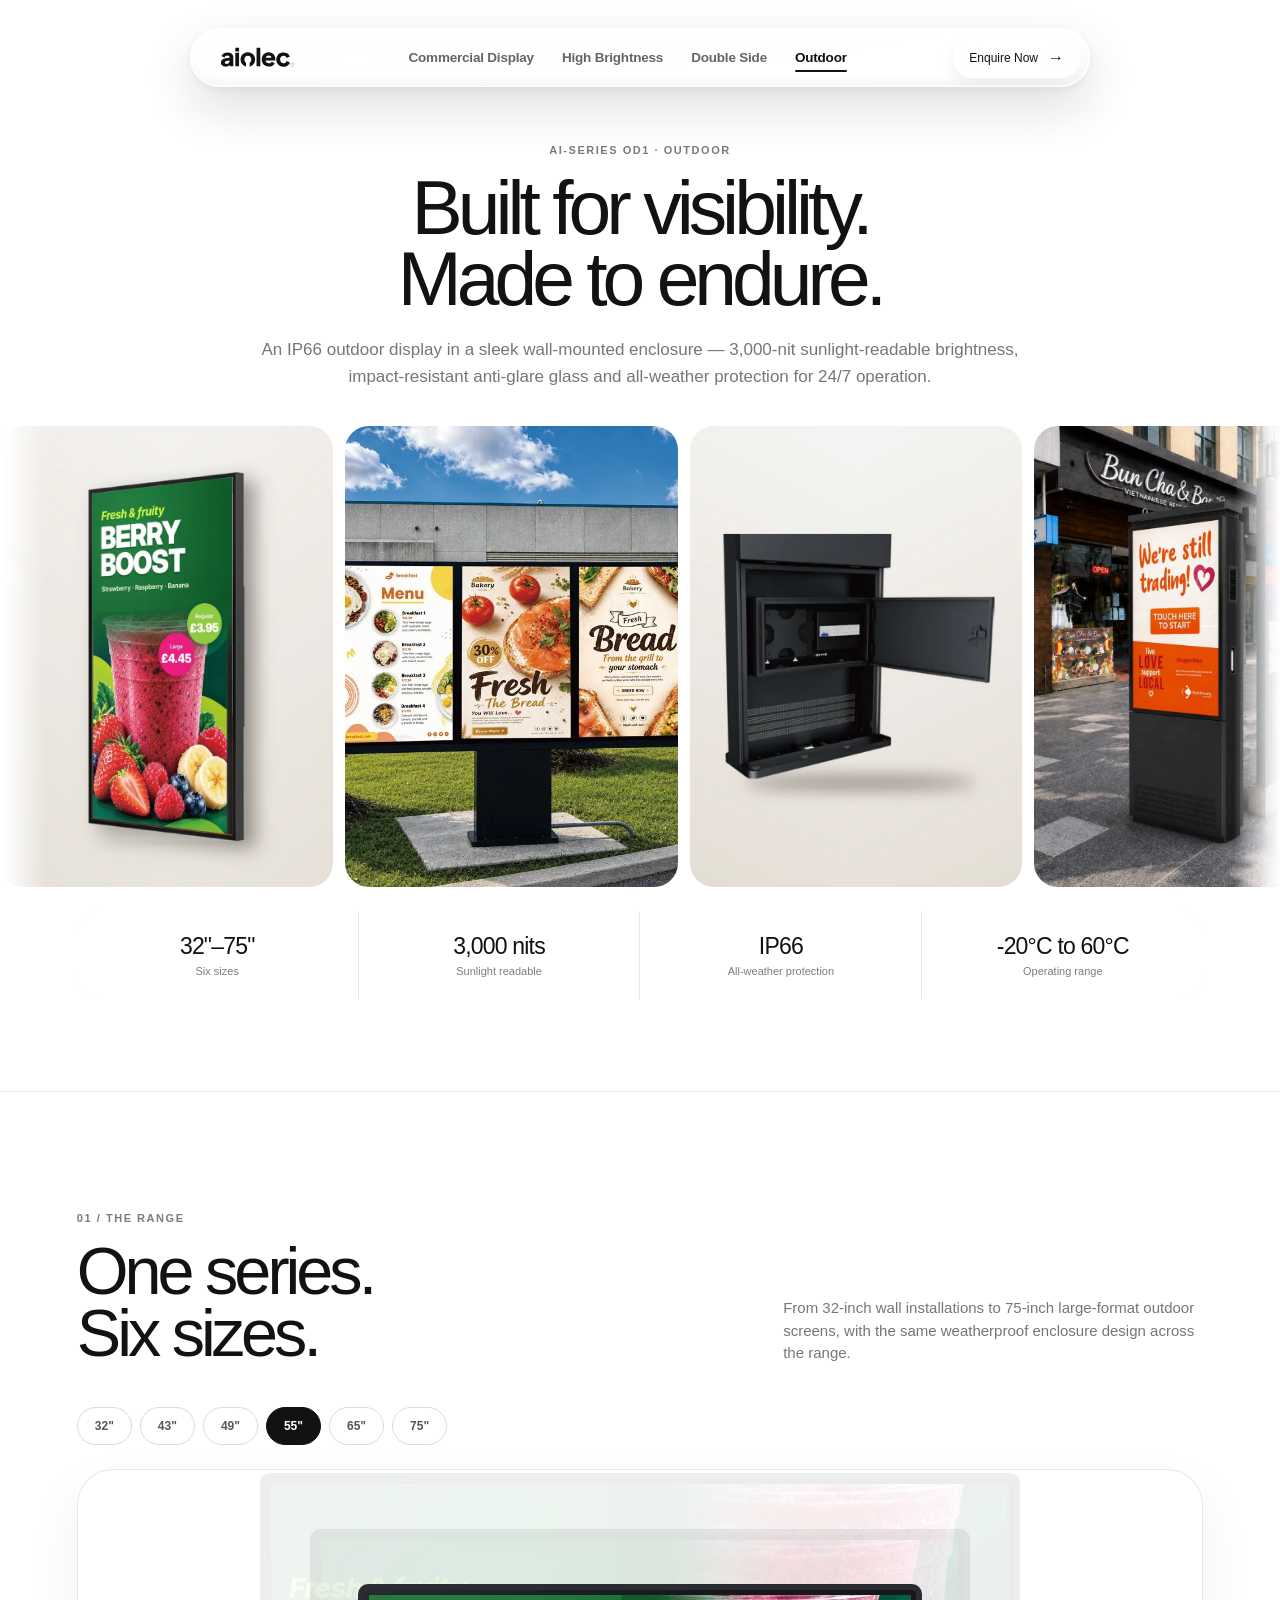
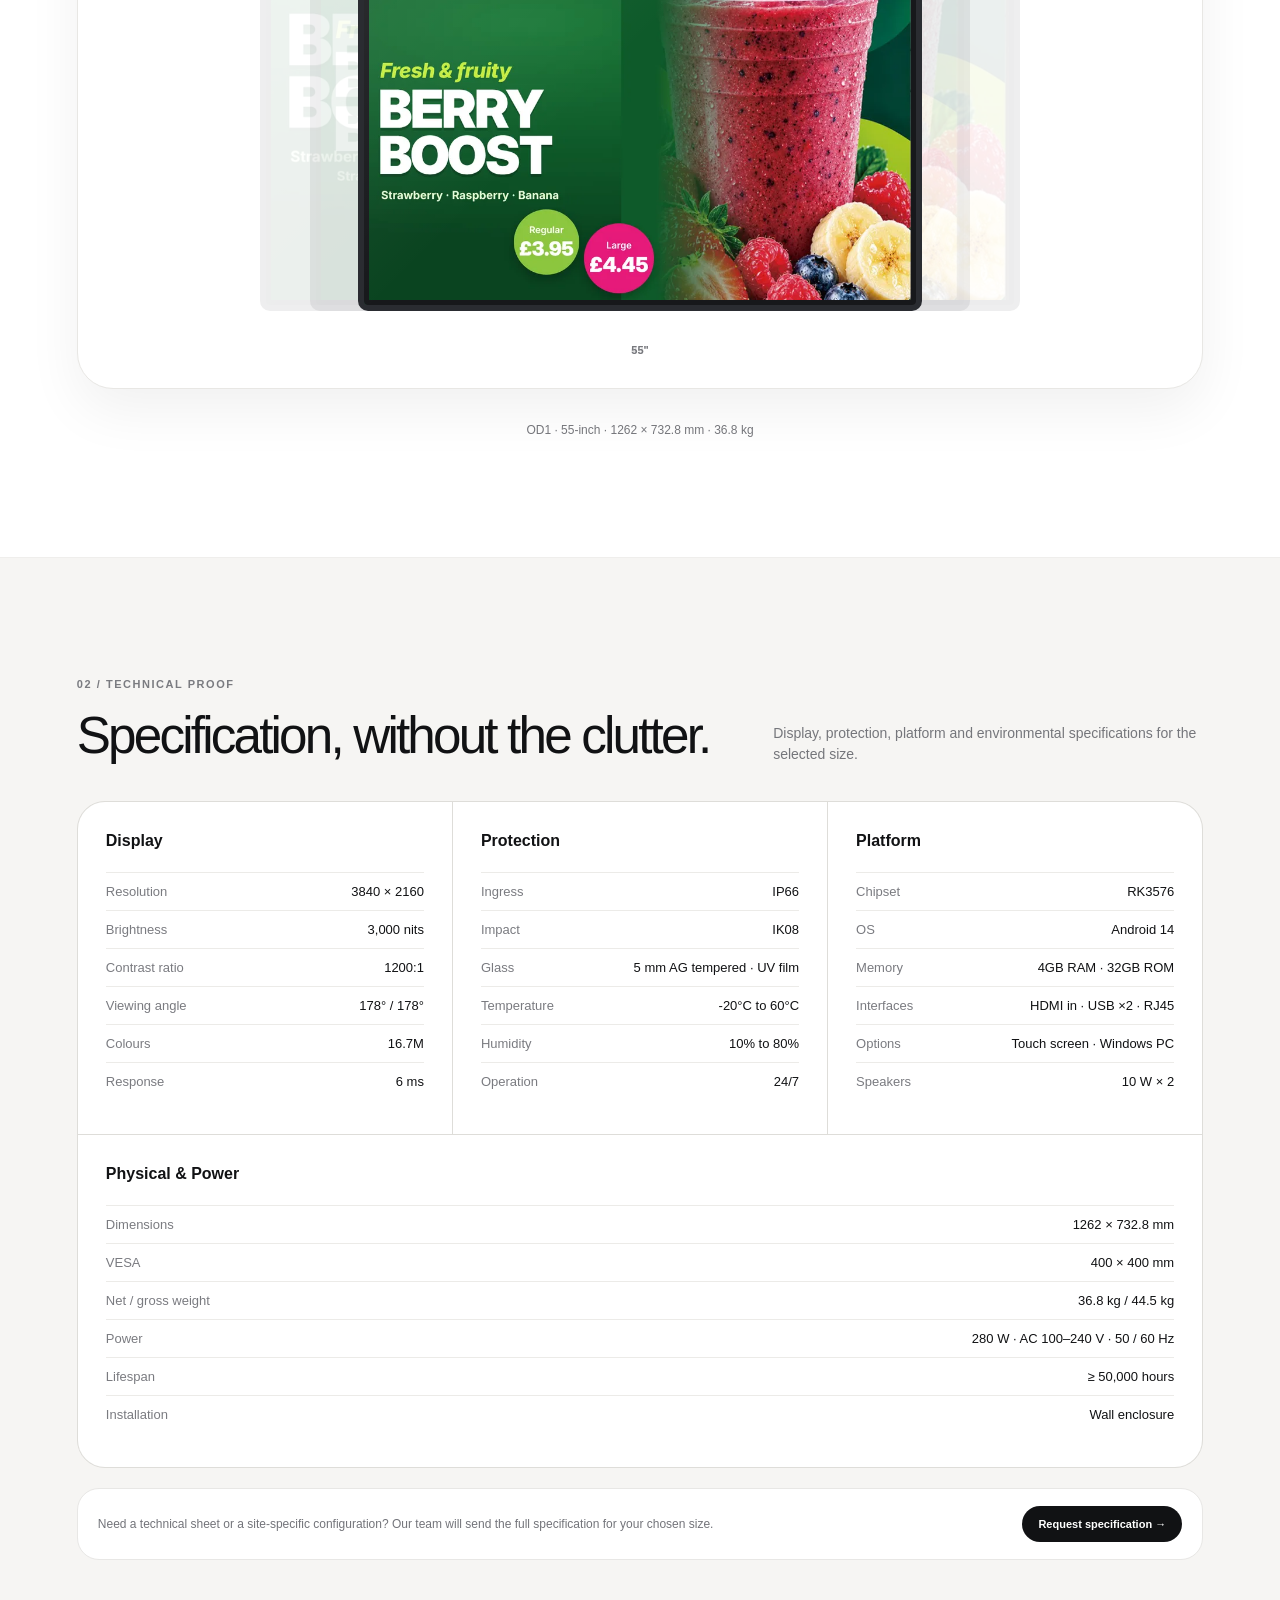
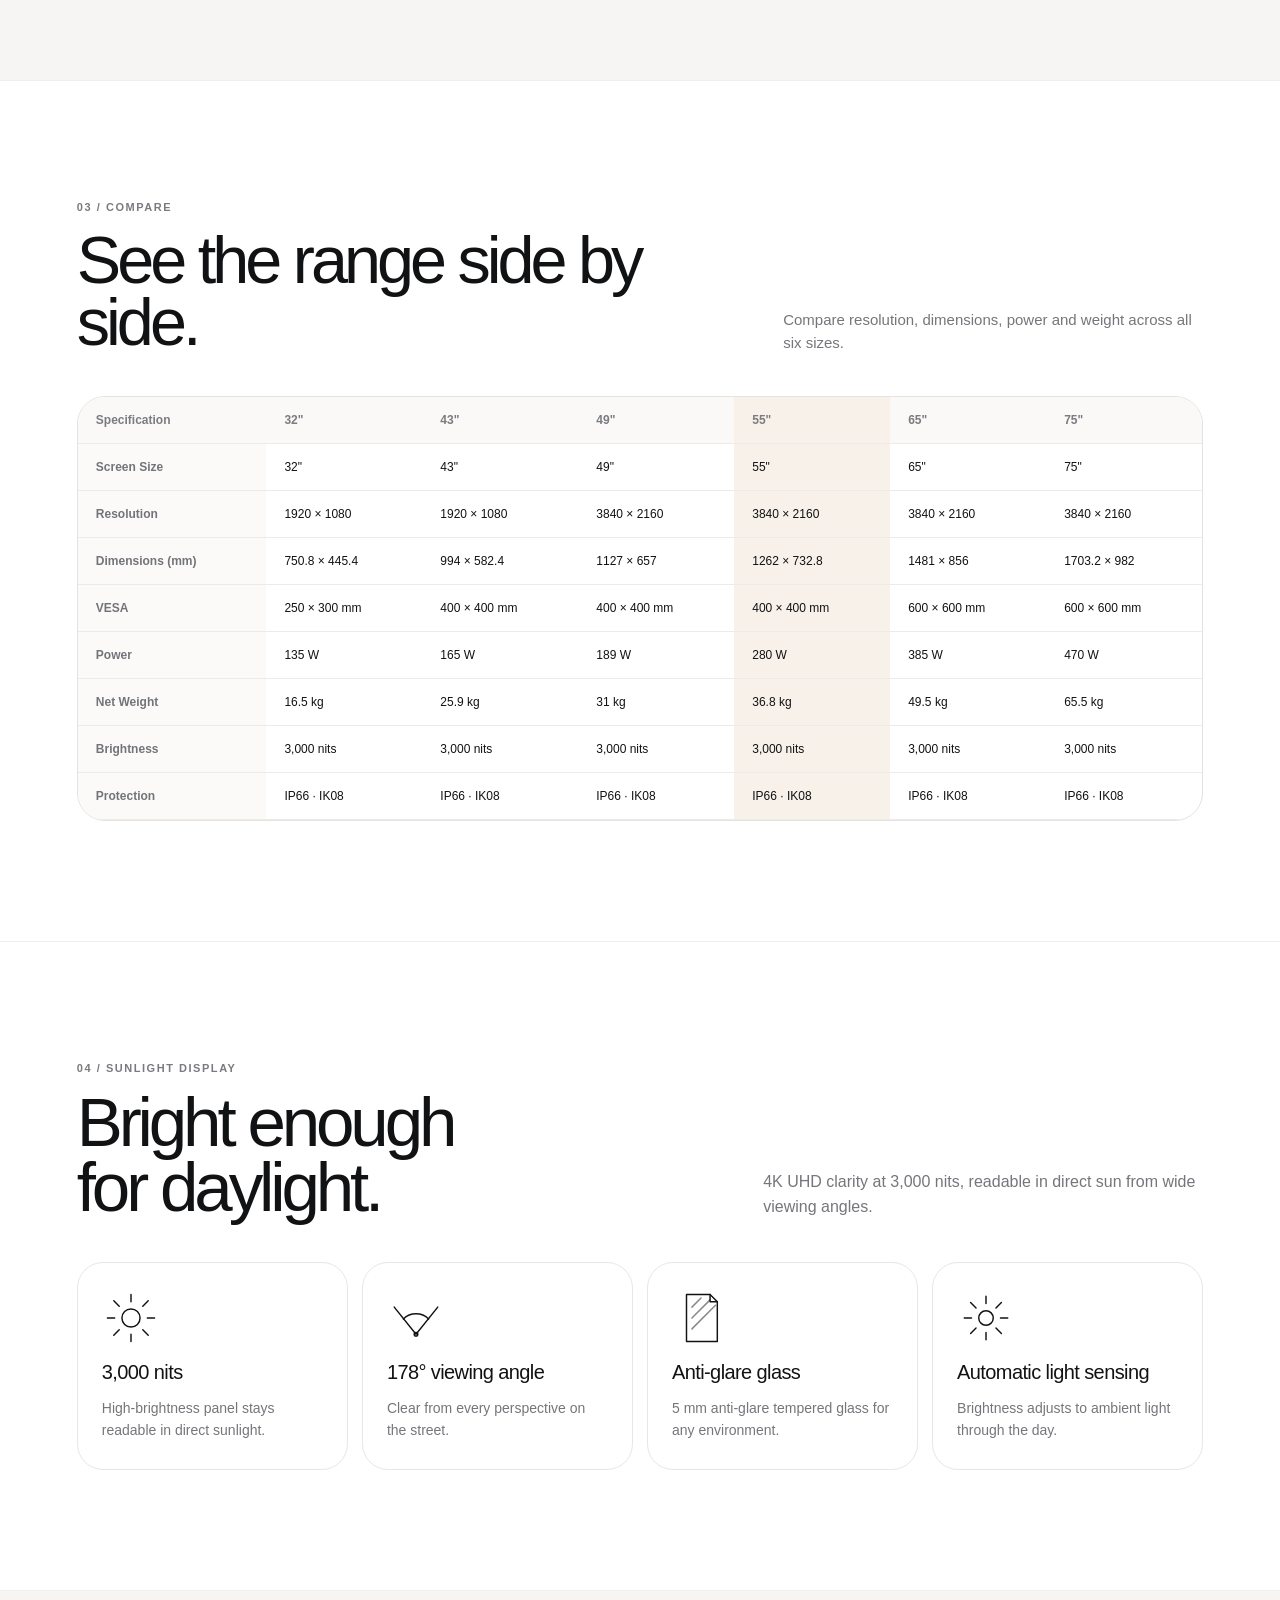
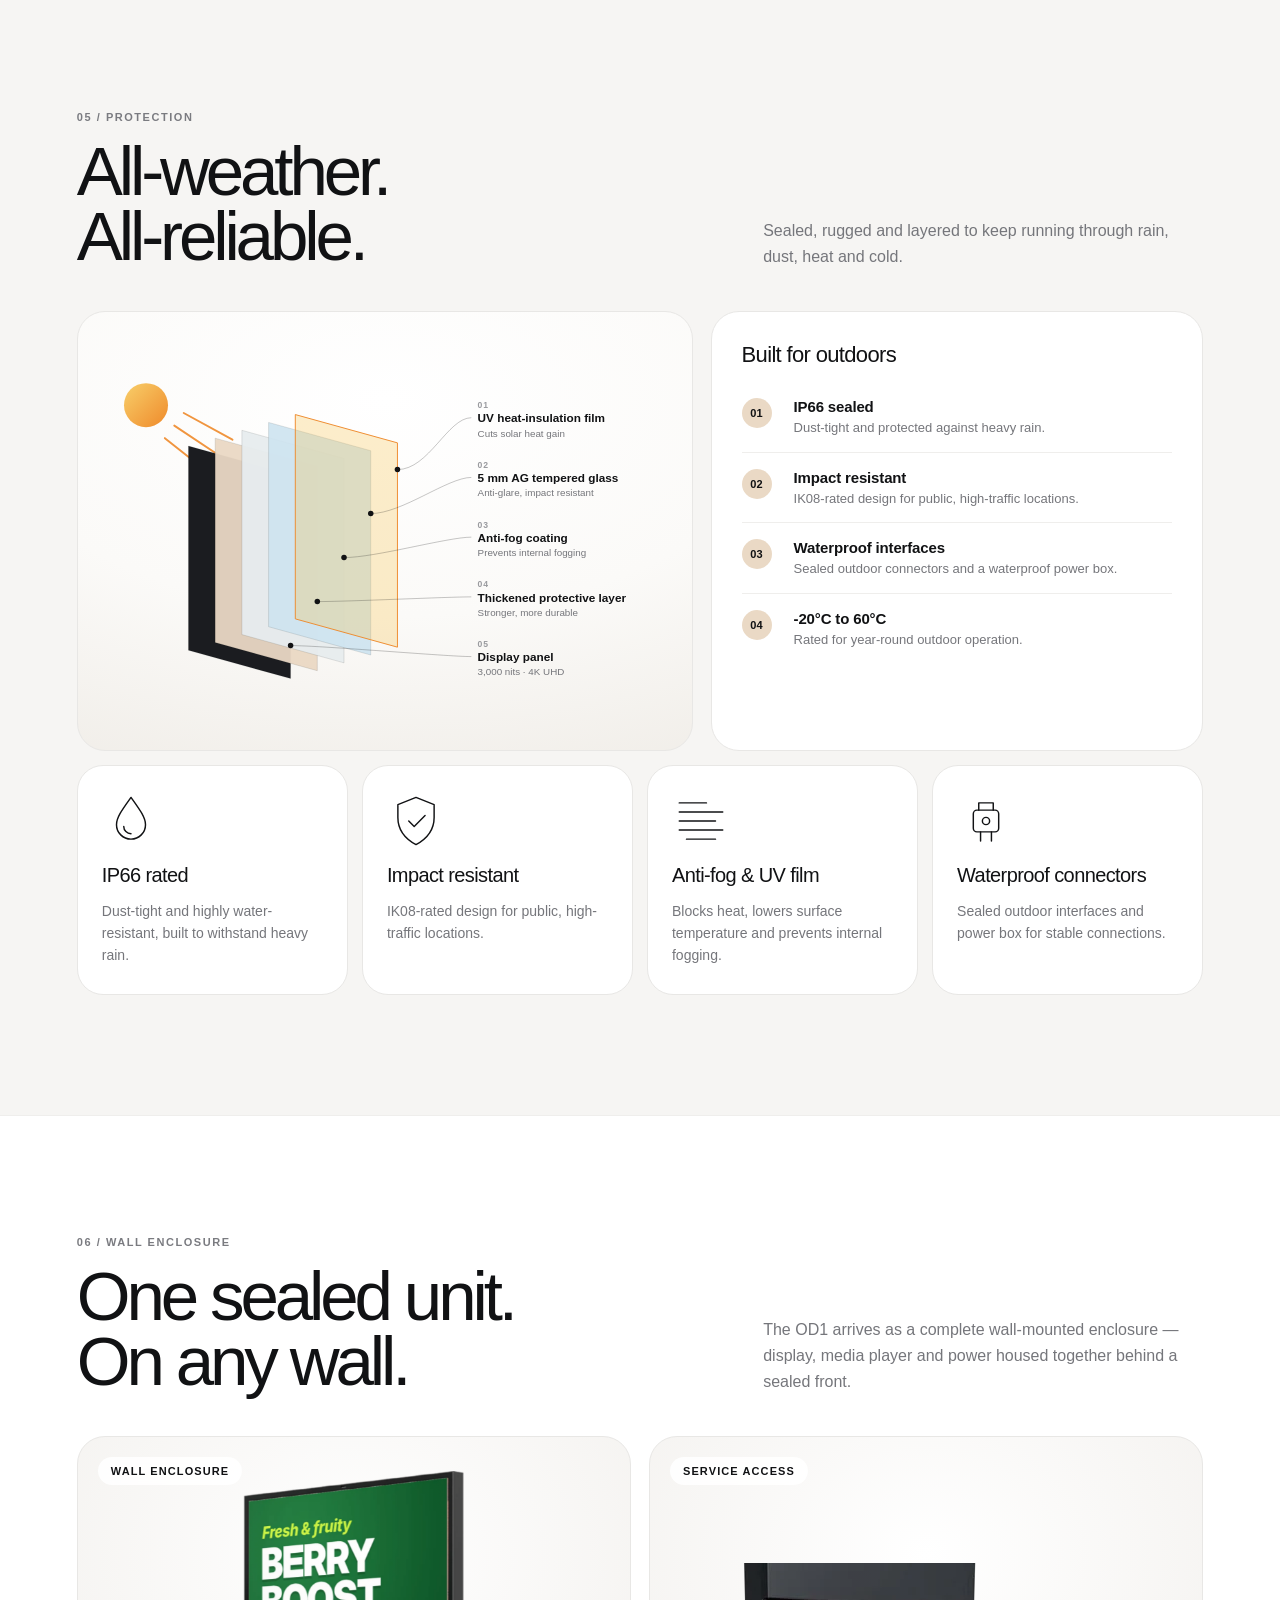
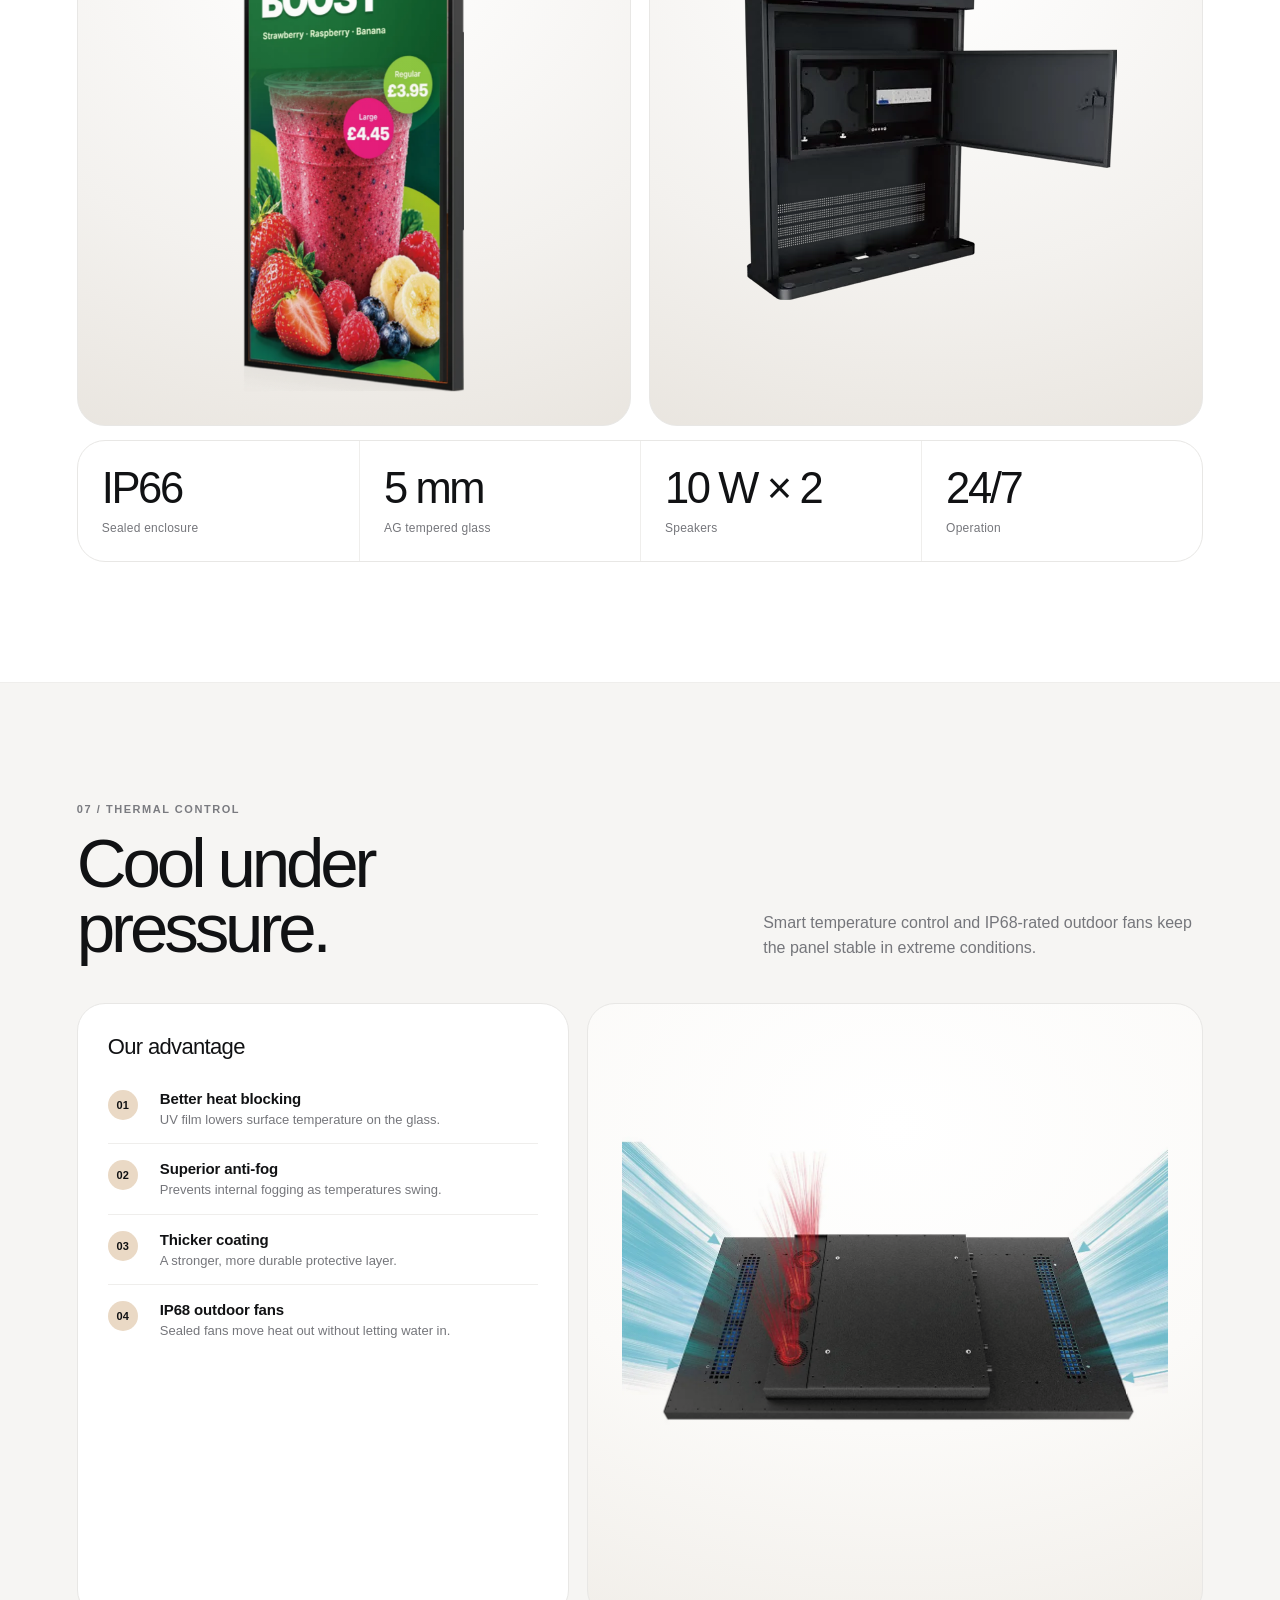
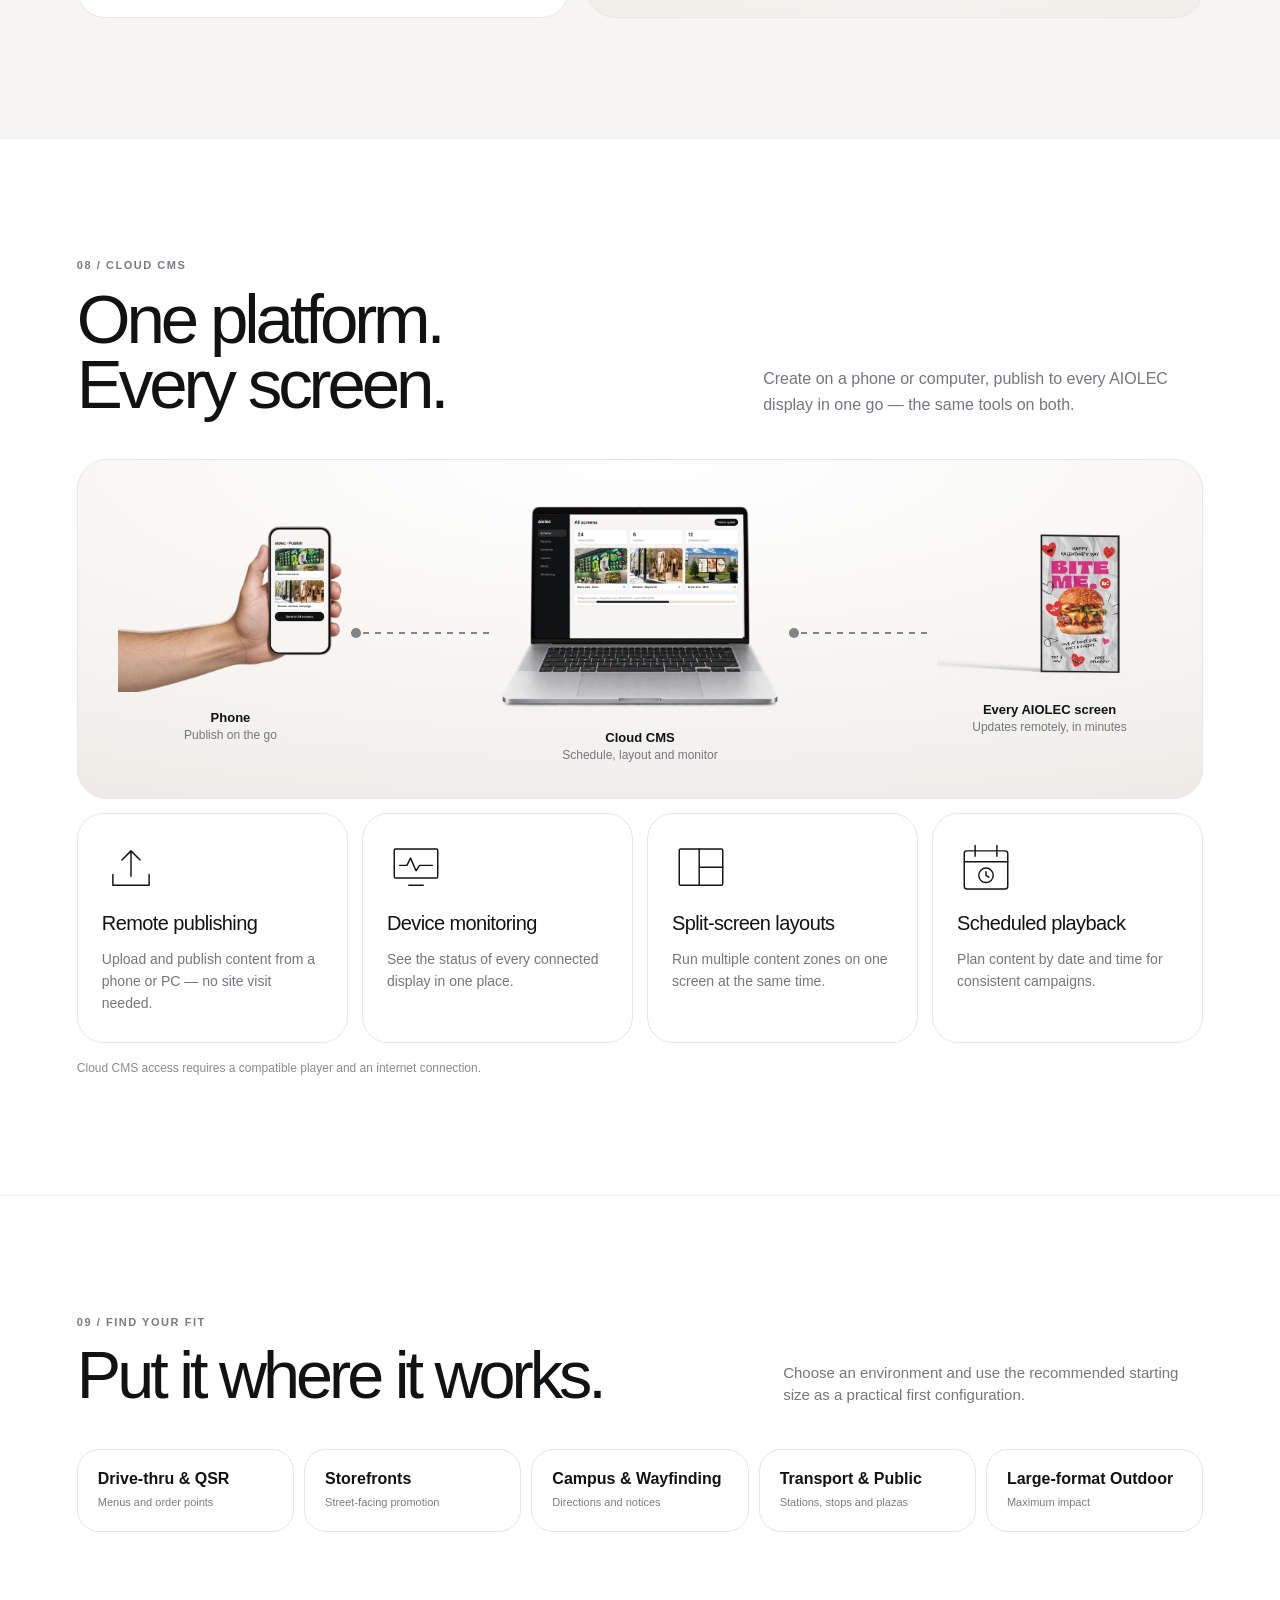
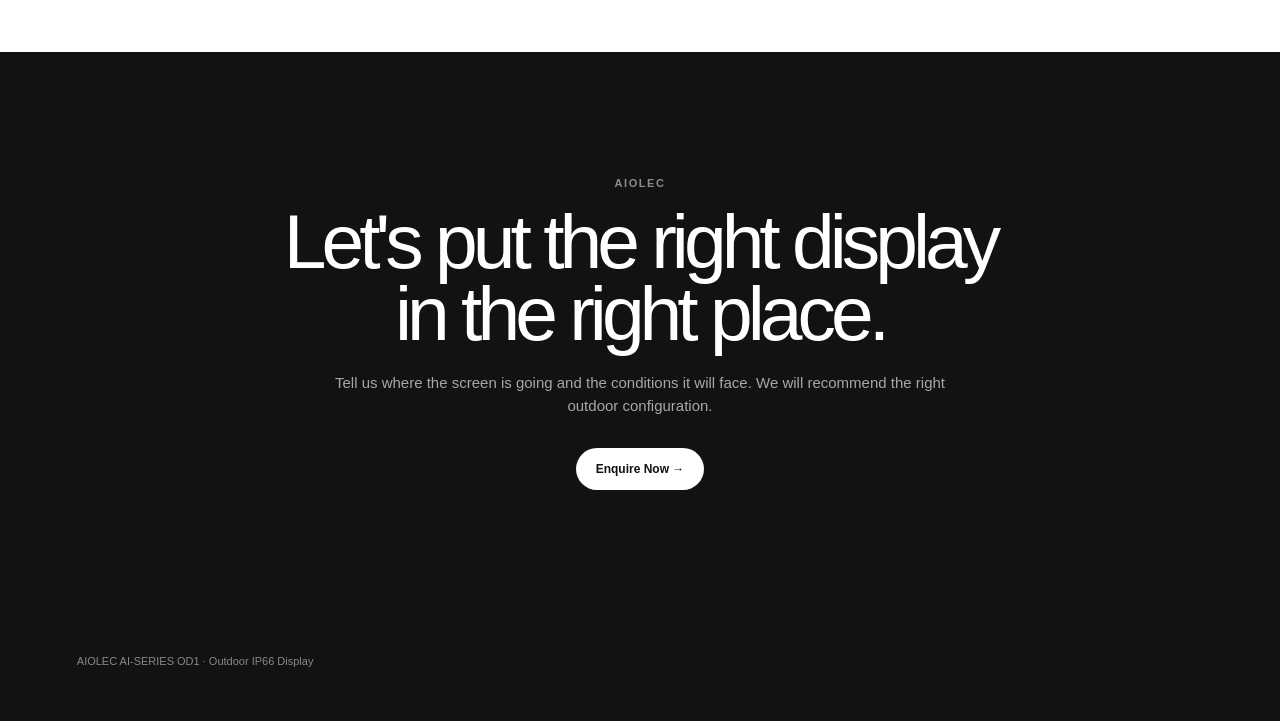
<file: odv1.html>
<!doctype html>
<html lang="en-GB">
<head>
<meta charset="utf-8">
<meta name="viewport" content="width=device-width,initial-scale=1">
<title>Outdoor IP66 Digital Signage Display | AIOLEC OD1</title>
<!-- SEO:START -->
<meta name="description" content="AIOLEC OD1 outdoor IP66 digital signage in a wall enclosure: 3,000 nits sunlight readable, 5 mm anti-glare glass, -20°C to 60°C, 32 to 75 inch.">
<link rel="canonical" href="https://www.aiolec.com/odv1.html">
<meta name="robots" content="index, follow, max-image-preview:large">
<meta name="theme-color" content="#111214">
<link rel="icon" href="favicon.ico" sizes="any">
<link rel="icon" href="favicon.svg" type="image/svg+xml">
<link rel="apple-touch-icon" href="apple-touch-icon.png">
<link rel="manifest" href="site.webmanifest">
<meta property="og:site_name" content="AIOLEC">
<meta property="og:type" content="product">
<meta property="og:title" content="Outdoor IP66 Digital Signage Display | AIOLEC OD1">
<meta property="og:description" content="AIOLEC OD1 outdoor IP66 digital signage in a wall enclosure: 3,000 nits sunlight readable, 5 mm anti-glare glass, -20°C to 60°C, 32 to 75 inch.">
<meta property="og:url" content="https://www.aiolec.com/odv1.html">
<meta property="og:image" content="https://www.aiolec.com/assets/og-odv1.jpg">
<meta property="og:image:width" content="1200"><meta property="og:image:height" content="630">
<meta property="og:locale" content="en_GB">
<meta name="twitter:card" content="summary_large_image">
<meta name="twitter:title" content="Outdoor IP66 Digital Signage Display | AIOLEC OD1">
<meta name="twitter:description" content="AIOLEC OD1 outdoor IP66 digital signage in a wall enclosure: 3,000 nits sunlight readable, 5 mm anti-glare glass, -20°C to 60°C, 32 to 75 inch.">
<meta name="twitter:image" content="https://www.aiolec.com/assets/og-odv1.jpg">
<script type="application/ld+json">{"@context":"https://schema.org","@graph":[{"@type":"Organization","@id":"https://www.aiolec.com/#org","name":"AIOLEC","url":"https://www.aiolec.com/","logo":"https://www.aiolec.com/assets/icon-512.png","email":"hello@aiolec.com","description":"Commercial digital signage and display technology for retail, hospitality and public spaces."},{"@type":"Product","@id":"https://www.aiolec.com/odv1.html#product","name":"AIOLEC AI-SERIES OD1 Outdoor IP66 Display","model":"AI-SERIES OD1","brand":{"@type":"Brand","name":"AIOLEC"},"manufacturer":{"@id":"https://www.aiolec.com/#org"},"category":"Digital signage display","description":"AIOLEC OD1 outdoor IP66 digital signage in a wall enclosure: 3,000 nits sunlight readable, 5 mm anti-glare glass, -20°C to 60°C, 32 to 75 inch.","url":"https://www.aiolec.com/odv1.html","image":["https://www.aiolec.com/assets/od-wall-enclosure.webp","https://www.aiolec.com/assets/od-studio-enclosure.webp","https://www.aiolec.com/assets/od-outdoor-menu-board.webp"]},{"@type":"BreadcrumbList","itemListElement":[{"@type":"ListItem","position":1,"name":"Home","item":"https://www.aiolec.com/"},{"@type":"ListItem","position":2,"name":"Outdoor","item":"https://www.aiolec.com/odv1.html"}]}]}</script>
<!-- SEO:END -->
<style>
:root{--ink:#111214;--muted:#75767b;--warm:#ead9c5;--soft:#f6f5f3;--line:#e8e7e5;--radius:36px;--ease:cubic-bezier(.16,1,.3,1)}
*{box-sizing:border-box}html{scroll-behavior:smooth}body{margin:0;background:#fff;color:var(--ink);font-family:"Aeonik","Inter",-apple-system,BlinkMacSystemFont,"Helvetica Neue",Arial,sans-serif;-webkit-font-smoothing:antialiased;overflow-x:hidden}a{color:inherit;text-decoration:none}button{font:inherit}
.container{width:min(1320px,calc(100% - 12vw));margin:auto}.eyebrow{display:block;font-size:11px;font-weight:600;text-transform:uppercase;letter-spacing:.14em;color:#7a7b80;margin-bottom:16px}.reveal{opacity:0;transform:translateY(28px);transition:opacity .9s var(--ease),transform .9s var(--ease)}.reveal.in{opacity:1;transform:none}
.hero{padding:144px 0 92px;background:#fff;overflow:hidden}.hero-copy{text-align:center;max-width:920px;margin:0 auto 36px}.hero h1{margin:0;font-size:clamp(50px,6vw,82px);font-weight:400;line-height:.92;letter-spacing:-.065em}.hero-desc{max-width:760px;margin:24px auto 0;font-size:17px;line-height:1.55;color:var(--muted)}
.hero-gallery{width:100%;overflow:hidden;background:#fff}.hero-track{display:flex;gap:12px;width:max-content;animation:scroll 72s linear infinite}.hero-track:hover{animation-play-state:paused}.hero-track img{width:clamp(300px,26vw,410px);height:clamp(430px,36vw,560px);object-fit:cover;border-radius:24px;display:block}@keyframes scroll{from{transform:translateX(0)}to{transform:translateX(-50%)}}
.metrics{display:grid;grid-template-columns:repeat(4,1fr);gap:1px;background:var(--line);border-radius:24px;overflow:hidden;margin-top:24px}.metric{background:#fff;text-align:center;padding:22px 12px}.metric strong{display:block;font-size:23px;font-weight:500;letter-spacing:-.035em}.metric span{display:block;margin-top:5px;font-size:11px;color:#7c7d82}
.section{padding:120px 0;border-top:1px solid #efeeec}.section.soft{background:var(--soft)}.section-head{display:flex;justify-content:space-between;align-items:flex-end;gap:40px;margin-bottom:42px}.section-head h2{margin:0;font-size:clamp(46px,5.2vw,74px);font-weight:400;line-height:.94;letter-spacing:-.06em}.section-head p{margin:0;max-width:420px;color:var(--muted);font-size:15px;line-height:1.5}
.size-selector{display:flex;gap:8px;flex-wrap:wrap;margin-bottom:24px}.size-btn{appearance:none;border:1px solid #dddcd9;background:#fff;color:#55565b;border-radius:999px;padding:11px 17px;cursor:pointer;font-size:12px;font-weight:600;transition:.3s var(--ease)}.size-btn.active{background:#111214;color:#fff;border-color:#111214}
.visualizer-stage{position:relative;min-height:520px;border-radius:var(--radius);overflow:hidden;background:#fff;border:1px solid #e8e7e4;box-shadow:0 22px 55px rgba(17,18,20,.06);display:flex;align-items:center;justify-content:center;padding:50px}.mock-screen{position:absolute;bottom:60px;display:flex;gap:8px;align-items:center;justify-content:center;transition:all .75s var(--ease);opacity:.08;cursor:pointer}.mock-screen.active{opacity:1;z-index:10}.screen-face{position:relative;border:2px solid #111;background:linear-gradient(155deg,#222429,#08090a 70%);border-radius:5px;display:flex;align-items:center;justify-content:center;box-shadow:0 28px 60px rgba(17,18,20,.16);overflow:hidden}.screen-face:after{content:"";position:absolute;inset:0;background:linear-gradient(135deg,rgba(255,255,255,.08),transparent 38%)}.screen-face span{position:relative;z-index:2;font-size:10px;color:#fff;letter-spacing:.12em;text-transform:uppercase}.mock-label{position:absolute;bottom:-28px;left:50%;transform:translateX(-50%);font-size:11px;font-weight:600;color:#77787d}.model-caption{margin-top:34px;text-align:center;color:#77787d;font-size:12px}
.spec-intro{display:flex;justify-content:space-between;align-items:flex-end;gap:40px;margin-bottom:36px}.spec-intro h3{margin:0;font-size:clamp(34px,4vw,54px);font-weight:400;letter-spacing:-.055em}.spec-intro p{margin:0;max-width:430px;color:var(--muted);font-size:14px;line-height:1.5}.spec-grid{display:grid;grid-template-columns:repeat(3,1fr);gap:1px;background:#deddd9;border:1px solid #deddd9;border-radius:28px;overflow:hidden}.spec-card{background:#fff;padding:30px 28px 34px}.spec-card h4{font-size:16px;font-weight:600;margin:0 0 22px}.spec-row{display:flex;justify-content:space-between;gap:18px;padding:11px 0;border-top:1px solid #ecebe8;font-size:13px}.spec-row .lbl{color:#7a7b80}.spec-row .val{color:#111214;font-weight:500;text-align:right}
.download-bar{margin-top:20px;display:flex;align-items:center;justify-content:space-between;gap:20px;padding:17px 20px;border:1px solid var(--line);border-radius:22px;background:#fff}.download-bar p{margin:0;color:#73747a;font-size:12px;line-height:1.5}.dark-btn{display:inline-flex;padding:12px 16px;border-radius:999px;background:#111214;color:#fff;font-size:11px;font-weight:600;white-space:nowrap}
.compare-wrap{overflow-x:auto;border:1px solid #e4e3df;border-radius:28px;background:#fff}table{width:100%;min-width:900px;border-collapse:collapse}th,td{padding:16px 18px;text-align:left;border-bottom:1px solid #ecebe8;font-size:12px}thead th{font-weight:600;color:#7b7c81;background:#faf9f7}tbody th{font-weight:600;color:#73747a;background:#fbfaf8;position:sticky;left:0}td.active-col,th.active-col{background:rgba(234,217,197,.38)}
.advisor-grid{display:grid;grid-template-columns:repeat(5,1fr);gap:10px}.advisor-card{background:#fff;border:1px solid #e6e5e2;border-radius:22px;padding:20px;cursor:pointer;transition:.35s var(--ease)}.advisor-card.selected{background:#111214;color:#fff;border-color:#111214}.advisor-card h4{margin:0 0 7px;font-size:16px;font-weight:600}.advisor-card p{margin:0;font-size:11px;line-height:1.45;color:#7b7c81}.advisor-card.selected p{color:rgba(255,255,255,.62)}.advisor-result{margin-top:18px;padding:28px;border-radius:26px;background:#111214;color:#fff;display:none;align-items:center;justify-content:space-between;gap:30px}.advisor-result.visible{display:flex}.result-size{font-size:54px;font-weight:300;letter-spacing:-.07em;color:var(--warm)}.advisor-result p{margin:0;max-width:620px;color:rgba(255,255,255,.66);font-size:14px;line-height:1.55}
.text-features{display:grid;grid-template-columns:1fr 1fr 1fr;gap:18px}.text-feature{padding:30px;border-radius:26px;border:1px solid var(--line);background:#fff}.text-feature.dark{background:#111214;color:#fff;border-color:#111214}.text-feature h3{margin:0 0 12px;font-size:28px;font-weight:400;letter-spacing:-.04em}.text-feature p{margin:0;color:#6f7075;font-size:14px;line-height:1.65}.text-feature.dark p{color:rgba(255,255,255,.63)}.bottom-copy{margin-top:40px;max-width:900px}.bottom-copy h3{margin:0 0 12px;font-size:32px;font-weight:400;letter-spacing:-.04em}.bottom-copy p{margin:0;color:#707177;font-size:15px;line-height:1.65}
.cta{padding:125px 0;background:#111214;color:#fff;text-align:center}.cta .inner{max-width:920px;margin:auto}.cta h2{margin:0;font-size:clamp(48px,6vw,82px);font-weight:400;line-height:.94;letter-spacing:-.065em}.cta p{max-width:620px;margin:22px auto 0;color:rgba(255,255,255,.63);font-size:15px;line-height:1.55}.cta a{display:inline-flex;margin-top:30px;padding:14px 20px;border-radius:999px;background:#fff;color:#111214;font-size:12px;font-weight:600}footer{padding:40px 0 54px;background:#111214;color:#fff}footer p{margin:0;font-size:11px;color:rgba(255,255,255,.5)}
@media(max-width:1000px){.hero-track img{width:46vw}.section-head,.spec-intro{align-items:flex-start;flex-direction:column}.spec-grid{grid-template-columns:1fr 1fr}.advisor-grid{grid-template-columns:repeat(3,1fr)}}
@media(max-width:700px){.container{width:calc(100% - 36px)}.hero{padding:105px 0 70px}.hero h1{font-size:49px}.hero-desc{font-size:16px}.hero-track{animation-duration:64s}.hero-track img{width:76vw;height:98vw;max-height:560px;border-radius:20px}.metrics{grid-template-columns:1fr 1fr}.section{padding:84px 0}.section-head h2{font-size:46px}.visualizer-stage{min-height:420px}.mock-screen.active{transform:scale(.86)}.spec-grid{grid-template-columns:1fr}.download-bar{align-items:flex-start;flex-direction:column}.advisor-grid{grid-template-columns:1fr 1fr}.advisor-result.visible{align-items:flex-start;flex-direction:column}.text-features{grid-template-columns:1fr}.cta{padding:100px 0}}




/* === EDGE-TO-EDGE DSV1 HERO GALLERY === */
.hero-gallery{position:relative!important;width:100vw!important;margin-left:calc(50% - 50vw)!important;margin-right:calc(50% - 50vw)!important;overflow:hidden!important;background:#fff!important;padding:0!important}
.hero-gallery::before,.hero-gallery::after{content:""!important;position:absolute!important;top:0!important;bottom:0!important;width:46px!important;z-index:5!important;pointer-events:none!important}
.hero-gallery::before{left:0!important;background:linear-gradient(90deg,#fff 0%,rgba(255,255,255,.82) 26%,rgba(255,255,255,0) 100%)!important}
.hero-gallery::after{right:0!important;background:linear-gradient(270deg,#fff 0%,rgba(255,255,255,.82) 26%,rgba(255,255,255,0) 100%)!important}
.hero-track{display:flex!important;gap:12px!important;width:max-content!important;will-change:transform!important;animation:scroll 82s linear infinite!important}
.hero-track img{width:clamp(300px,26vw,410px)!important;height:clamp(430px,36vw,560px)!important;object-fit:cover!important;border-radius:24px!important;flex:0 0 auto!important;display:block!important}
@keyframes scroll{from{transform:translate3d(0,0,0)}to{transform:translate3d(-50%,0,0)}}


@media(max-width:700px){.hero-track,.hero-gallery{animation-duration:74s!important}.hero-gallery::before,.hero-gallery::after,.gallery-shell::before,.gallery-shell::after{width:24px!important}}

/* shared AIOLEC shell */

.site-header{
  position:fixed;top:28px;left:50%;transform:translateX(-50%);
  z-index:9999;
  display:flex;justify-content:center;
  width:min(900px,calc(100% - 48px));
  transition:top .4s var(--ease);
}
.nav-pill{
  position:relative;
  width:100%;
  display:grid;grid-template-columns:auto 1fr auto;
  align-items:center;gap:28px;
  padding:8px 9px 8px 21px;
  border-radius:999px;
  background:
    radial-gradient(120% 200% at 18% -40%, rgba(255,255,255,.95), rgba(255,255,255,0) 60%),
    rgba(255,255,255,.62);
  border:1px solid rgba(255,255,255,.5);
  box-shadow:
    0 20px 50px rgba(17,18,20,.14),
    0 3px 10px rgba(17,18,20,.06),
    inset 0 1px 0 rgba(255,255,255,1),
    inset 0 -10px 16px -12px rgba(17,18,20,.10);
  backdrop-filter:blur(28px) saturate(180%) brightness(1.04);
  -webkit-backdrop-filter:blur(28px) saturate(180%) brightness(1.04);
  overflow:hidden;
  isolation:isolate;
  transition:background .45s var(--ease),box-shadow .45s var(--ease),border-color .45s var(--ease);
}
.nav-pill::before{
  content:"";position:absolute;inset:0;border-radius:inherit;
  padding:1px;
  background:linear-gradient(135deg, rgba(255,255,255,.95) 0%, rgba(255,255,255,.1) 35%, rgba(255,255,255,.15) 55%, rgba(255,255,255,.8) 100%);
  -webkit-mask:linear-gradient(#fff 0 0) content-box, linear-gradient(#fff 0 0);
  -webkit-mask-composite:xor;
  mask-composite:exclude;
  pointer-events:none;
  z-index:1;
}
.nav-pill::after{
  content:"";position:absolute;inset:0;border-radius:inherit;
  background:radial-gradient(140px 140px at var(--mx,30%) var(--my,-20%), rgba(255,255,255,.65), rgba(255,255,255,0) 72%);
  opacity:0;
  transition:opacity .5s var(--ease);
  pointer-events:none;
  mix-blend-mode:overlay;
  z-index:1;
}
.site-header:hover .nav-pill::after{opacity:1}
.nav-pill>*{position:relative;z-index:2}
.site-header.scrolled .nav-pill{
  background:
    radial-gradient(120% 200% at 18% -40%, rgba(255,255,255,.85), rgba(255,255,255,0) 60%),
    rgba(255,255,255,.68);
  border-color:rgba(17,18,20,.08);
  box-shadow:
    0 1px 1px rgba(17,18,20,.04),
    0 4px 10px rgba(17,18,20,.05),
    0 18px 40px rgba(17,18,20,.10),
    inset 0 1px 0 rgba(255,255,255,.95),
    inset 0 -10px 16px -12px rgba(17,18,20,.07);
}
.brand{display:block;width:90px;height:41px;color:var(--ink)}.brand svg{display:block;width:100%;height:100%;fill:currentColor}
.nav{display:flex;justify-content:center;align-items:center;gap:28px}
.nav a{
  position:relative;
  font-size:13.5px;
  font-weight:600;
  letter-spacing:-.015em;
  color:rgba(17,18,20,.65);
  white-space:nowrap;
  transition:color .25s var(--ease);
}
.nav a:hover{color:var(--ink)}
.nav a.active{color:var(--ink)}
.nav a.active::after{content:"";position:absolute;left:0;right:0;bottom:-7px;height:2px;border-radius:2px;background:var(--ink)}
.header-cta{
  display:inline-flex;align-items:center;justify-content:center;gap:10px;
  position:relative;
  padding:10px 15px;border-radius:999px;
  color:#111214;background:rgba(255,255,255,.55);
  border:1px solid rgba(255,255,255,.7);
  box-shadow:inset 0 1px 0 rgba(255,255,255,1),0 7px 18px rgba(17,18,20,.06);
  backdrop-filter:blur(18px) saturate(180%);-webkit-backdrop-filter:blur(18px) saturate(180%);
  font-size:12px;font-weight:500;
  overflow:hidden;
  transition:transform .25s var(--ease),background .25s var(--ease)
}
.header-cta:hover{transform:translateY(-2px);background:rgba(255,255,255,.85)}
.header-cta span{font-size:16px}

/* Mobile nav toggle */
.nav-toggle{
  display:none;align-items:center;justify-content:center;
  position:relative;
  width:38px;height:38px;border-radius:50%;
  background:rgba(255,255,255,.55);border:1px solid rgba(255,255,255,.7);
  box-shadow:inset 0 1px 0 rgba(255,255,255,1);
  backdrop-filter:blur(18px) saturate(180%);-webkit-backdrop-filter:blur(18px) saturate(180%);
  cursor:pointer;padding:0;flex:0 0 auto;overflow:hidden;
  transition:background .25s var(--ease);
}
.nav-toggle:hover{background:rgba(255,255,255,.85)}
.nav-toggle-bars{position:relative;width:16px;height:11px}
.nav-toggle-bars span{
  position:absolute;left:0;width:100%;height:1.6px;border-radius:2px;background:var(--ink);
  transition:transform .35s var(--ease),opacity .25s var(--ease),top .35s var(--ease);
}
.nav-toggle-bars span:nth-child(1){top:0}
.nav-toggle-bars span:nth-child(2){top:50%;transform:translateY(-50%)}
.nav-toggle-bars span:nth-child(3){top:100%;transform:translateY(-100%)}
body.nav-open .nav-toggle-bars span:nth-child(1){top:50%;transform:translateY(-50%) rotate(45deg)}
body.nav-open .nav-toggle-bars span:nth-child(2){opacity:0}
body.nav-open .nav-toggle-bars span:nth-child(3){top:50%;transform:translateY(-50%) rotate(-45deg)}

/* Mobile nav overlay */
.mobile-nav{
  position:fixed;inset:0;z-index:9998;
  display:flex;align-items:center;justify-content:center;
  background:rgba(255,255,255,.82);
  backdrop-filter:blur(28px) saturate(160%);-webkit-backdrop-filter:blur(28px) saturate(160%);
  opacity:0;visibility:hidden;pointer-events:none;
  transition:opacity .45s var(--ease),visibility .45s var(--ease);
}
body.nav-open .mobile-nav{opacity:1;visibility:visible;pointer-events:auto}
.mobile-nav-inner{
  display:flex;flex-direction:column;align-items:center;gap:6px;
  width:100%;padding:0 32px;
}
.mobile-nav-inner a{
  font-size:clamp(30px,9vw,42px);font-weight:400;letter-spacing:-.04em;
  color:var(--ink);padding:12px 0;
  opacity:0;transform:translateY(18px);
  transition:opacity .5s var(--ease),transform .5s var(--ease);
}
body.nav-open .mobile-nav-inner a{opacity:1;transform:none}
body.nav-open .mobile-nav-inner a:nth-child(1){transition-delay:.08s}
body.nav-open .mobile-nav-inner a:nth-child(2){transition-delay:.14s}
body.nav-open .mobile-nav-inner a:nth-child(3){transition-delay:.2s}
body.nav-open .mobile-nav-inner a:nth-child(4){transition-delay:.26s}
.mobile-nav-inner a.active{color:var(--ink);font-weight:500}
.mobile-nav-cta{
  margin-top:22px;display:inline-flex;align-items:center;justify-content:center;gap:10px;
  background:var(--ink);color:#fff!important;
  padding:16px 40px;min-width:240px;border-radius:999px;
  font-size:14px!important;font-weight:500;letter-spacing:0;white-space:nowrap;
}
body.nav-open{overflow:hidden}
@media(max-width:1100px){
  .site-header{width:min(900px,calc(100% - 48px))}.nav{gap:20px}.nav a{font-size:12px}.brand{width:82px}
}
@media(max-width:850px){
  .site-header{top:16px;width:calc(100% - 24px)}
  .nav-pill{display:flex;align-items:center;justify-content:space-between;gap:10px;padding:13px 13px 13px 20px}
  .brand{width:96px;height:42px}
  .nav{display:none}
  .nav-toggle{display:flex;width:44px;height:44px}
  .nav-toggle-bars{width:18px;height:12px}
  .header-cta{display:none}
}
@media(max-width:700px){
  .site-header{top:calc(24px + env(safe-area-inset-top));width:calc(100% - 48px)}
  .nav-pill{padding:8px 8px 8px 24px;min-height:56px}
  .nav-toggle{width:40px;height:40px}
}

</style>
<link rel="stylesheet" href="assets/aiolec-extras.css">
<style>.hero-track img{object-position:center}.mock-screen.od{flex-direction:column}.od-face{background:linear-gradient(145deg,#1d1f23,#0b0c0e);border:6px solid #2a2c31;border-radius:10px;box-shadow:0 18px 40px rgba(0,0,0,.18);display:flex;align-items:center;justify-content:center;color:rgba(255,255,255,.35);font-size:11px;letter-spacing:.14em;font-weight:600}</style>
</head>
<body>
<header class="site-header">
  <div class="nav-pill">
    <a class="brand" href="index.html" aria-label="AIOLEC home">
      <svg viewBox="0 0 266 109" xmlns="http://www.w3.org/2000/svg" aria-hidden="true"><path fill="currentColor" d="M60.9,46.3c-1.5-2.2-3.5-3.9-6.1-5.1-2.6-1.2-5.6-1.8-9-1.8s-8,1-11.3,3c-3.2,2-5.4,4.6-6.6,8l8.9,4.2c.7-1.8,1.8-3.2,3.3-4.3,1.5-1.1,3.2-1.6,5.2-1.6s3.7.5,4.9,1.5c1.2,1,1.8,2.3,1.8,3.8v1.1l-11.2,1.8c-4.8.8-8.4,2.3-10.8,4.5-2.4,2.2-3.6,5-3.6,8.4s1.3,6.5,3.8,8.6c2.5,2.1,6,3.1,10.3,3.1s9.1-1.6,12.1-4.7v3.8h10.4v-26.6c0-2.9-.7-5.4-2.2-7.6ZM52,64.5c0,2.5-.8,4.6-2.5,6.3-1.7,1.7-3.9,2.6-6.7,2.6s-2.5-.4-3.5-1.1c-.9-.7-1.4-1.6-1.4-2.9s.4-2.4,1.3-3.1c.8-.7,2.1-1.2,3.6-1.5l9.2-1.6v1.3ZM68.9,25.5v11.1h11.1v-11.1h-11.1ZM68.9,40.2v40.4h11.1v-40.4h-11.1ZM124.6,49.5c-1.9-3.1-4.6-5.6-7.8-7.5-3.2-1.8-6.9-2.7-10.9-2.7s-7.6.9-10.9,2.7c-3.3,1.8-5.9,4.3-7.8,7.5-1.9,3.1-2.9,6.8-2.9,10.9s1,7.6,2.9,10.8c1.9,3.2,4.6,5.7,7.8,7.5,1.7.9,3.5,1.7,5.4,2.1v-10.9c-.7-.4-1.3-1-1.8-1.6-1.9-2.1-2.8-4.7-2.8-8s.9-5.9,2.8-8c1.9-2.1,4.4-3.1,7.4-3.1s5.4,1,7.3,3.1c1.9,2.1,2.8,4.8,2.8,8s-.9,5.9-2.8,8c-.6.7-1.3,1.2-2,1.7v10.8c1.9-.5,3.8-1.2,5.5-2.1,3.3-1.8,5.9-4.3,7.8-7.5,1.9-3.2,2.9-6.8,2.9-10.8s-1-7.7-2.9-10.9ZM131.7,25.5v55.1h11.1V25.5h-11.1ZM185,49.1c-1.6-3-3.8-5.4-6.8-7.1-3-1.8-6.6-2.7-10.9-2.7s-7.3.9-10.4,2.7c-3.1,1.8-5.5,4.3-7.3,7.5-1.8,3.1-2.7,6.8-2.7,10.8s.9,7.4,2.6,10.6c1.7,3.2,4.2,5.8,7.3,7.6,3.2,1.9,6.9,2.9,11.2,2.9s7.8-.9,10.9-2.7c3.1-1.8,5.3-4.2,6.5-7.1l-8.9-4.2c-.8,1.4-1.9,2.5-3.3,3.2-1.4.8-3.1,1.2-5.1,1.2s-4.9-.8-6.7-2.3c-1.7-1.5-2.7-3.5-3-6.1h28.2c.2-.5.3-1.2.4-2,0-.8.1-1.5.1-2.3,0-3.8-.8-7.1-2.3-10.1ZM158.8,55.4c.5-2.3,1.6-4.1,3.1-5.3,1.5-1.2,3.3-1.8,5.5-1.8s4.1.7,5.6,2c1.5,1.3,2.3,3.1,2.6,5.2h-16.8ZM217.1,69.7c-1.6,1.2-3.6,1.8-5.8,1.8s-5.3-1-7.2-3.1c-1.9-2.1-2.8-4.7-2.8-8s.9-5.9,2.8-8c1.9-2.1,4.3-3.1,7.2-3.1s4.1.6,5.7,1.8c1.7,1.2,2.8,2.8,3.5,4.8l9.6-4.1c-.8-2.5-2.1-4.7-3.9-6.5-1.8-1.9-4-3.3-6.6-4.3-2.6-1-5.4-1.5-8.4-1.5s-7.7.9-10.9,2.7c-3.3,1.8-5.8,4.3-7.7,7.5-1.9,3.2-2.8,6.8-2.8,10.8s1,7.6,2.9,10.8c1.9,3.2,4.5,5.7,7.7,7.6,3.2,1.8,6.9,2.8,10.9,2.8s5.9-.5,8.4-1.6c2.6-1.1,4.8-2.5,6.6-4.4,1.8-1.9,3.1-4,3.8-6.4l-9.6-4.2c-.7,2-1.8,3.6-3.5,4.8Z"/>
      <path fill="currentColor" d="M237.6,69.9c-2.9,0-5.3,2.4-5.3,5.3s2.4,5.3,5.3,5.3,5.3-2.4,5.3-5.3-2.4-5.3-5.3-5.3ZM237.6,70.5c2.6,0,4.7,2.1,4.7,4.7s-2.1,4.7-4.7,4.7-4.7-2.1-4.7-4.7,2.1-4.7,4.7-4.7"/>
      <path fill="currentColor" d="M236.2,74.8h.8c.5,0,.9,0,1,0,.1,0,.2-.1.3-.2,0-.1.1-.3.1-.4s0-.3-.2-.5c0-.1-.2-.4-.2,0,0-.4,0-.8,0h-.9v1.4ZM235.1,78v-5.7h2.4c.6,0,1,0,1.3.2.3,0,.5.3.7.5.2.3.2.6.2.9s-.1.8-.4,1.1c-.2.3-.6.5-1.1.5.2.1.5.3.6.5.2.2.4.5.6.9l.7,1.1h-1.4l-.8-1.2c-.3-.4-.5-.7-.6-.8-.1-.1-.2-.2-.3-.2-.1,0-.3,0-.6,0h-.2v2.4h-1.1Z"/></svg>
    </a>
    <nav class="nav" aria-label="Primary">
      <a href="cd.html">Commercial Display</a>
      <a href="hbv.html">High Brightness</a>
      <a href="dsv1.html">Double Side</a>
      <a href="odv1.html" class="active">Outdoor</a>
    </nav>
    <a class="header-cta" href="#enquire">Enquire Now <span>→</span></a>
    <button class="nav-toggle" id="navToggle" type="button" aria-label="Open menu" aria-expanded="false" aria-controls="mobileNav">
      <span class="nav-toggle-bars"><span></span><span></span><span></span></span>
    </button>
  </div>
</header>

<div class="mobile-nav" id="mobileNav" aria-hidden="true">
  <div class="mobile-nav-inner">
    <a href="cd.html">Commercial Display</a>
    <a href="hbv.html">High Brightness</a>
    <a href="dsv1.html">Double Side</a>
      <a href="odv1.html" class="active">Outdoor</a>
    <a class="mobile-nav-cta" href="#enquire">Enquire Now <span>→</span></a>
  </div>
</div>

<main>
<section class="hero" id="product"><div class="container">
<div class="hero-copy reveal"><span class="eyebrow">AI-SERIES OD1 · OUTDOOR</span><h1>Built for visibility.<br>Made to endure.</h1><p class="hero-desc">An IP66 outdoor display in a sleek wall-mounted enclosure — 3,000-nit sunlight-readable brightness, impact-resistant anti-glare glass and all-weather protection for 24/7 operation.</p></div>
<div class="hero-gallery reveal"><div class="hero-track">
<img src="assets/od-studio-enclosure.webp" alt="AIOLEC AI-SERIES OD1 outdoor display in its wall-mounted IP66 enclosure" width="820" height="1120" fetchpriority="high"><img src="assets/od-outdoor-menu-board.webp" alt="AIOLEC outdoor displays showing a menu outside a building" width="1241" height="814"><img src="assets/od-studio-inside.webp" alt="Inside the OD1 wall enclosure with its service door open" width="820" height="1120"><img src="assets/od-street-kiosk.webp" alt="AIOLEC outdoor display on a city street" width="1254" height="1254"><img src="assets/od-studio-enclosure.webp" alt="" aria-hidden="true" width="820" height="1120"><img src="assets/od-outdoor-menu-board.webp" alt="" aria-hidden="true" width="1241" height="814"><img src="assets/od-studio-inside.webp" alt="" aria-hidden="true" width="820" height="1120"><img src="assets/od-street-kiosk.webp" alt="" aria-hidden="true" width="1254" height="1254">
<img src="assets/od-studio-enclosure.webp" alt="" aria-hidden="true" width="820" height="1120"><img src="assets/od-outdoor-menu-board.webp" alt="" aria-hidden="true" width="1241" height="814"><img src="assets/od-studio-inside.webp" alt="" aria-hidden="true" width="820" height="1120"><img src="assets/od-street-kiosk.webp" alt="" aria-hidden="true" width="1254" height="1254"></div></div>
<div class="metrics reveal"><div class="metric"><strong>32"–75"</strong><span>Six sizes</span></div><div class="metric"><strong>3,000 nits</strong><span>Sunlight readable</span></div><div class="metric"><strong>IP66</strong><span>All-weather protection</span></div><div class="metric"><strong>-20°C to 60°C</strong><span>Operating range</span></div></div>
</div></section>

<section class="section" id="range"><div class="container">
<div class="section-head reveal"><div><span class="eyebrow">01 / THE RANGE</span><h2>One series.<br>Six sizes.</h2></div><p>From 32-inch wall installations to 75-inch large-format outdoor screens, with the same weatherproof enclosure design across the range.</p></div>
<div class="size-selector reveal" id="sizeTabs"></div><div class="visualizer-stage reveal" id="stage"></div><div class="model-caption" id="modelCaption"></div>
</div></section>

<section class="section soft" id="specs"><div class="container">
<div class="spec-intro reveal"><div><span class="eyebrow">02 / TECHNICAL PROOF</span><h3>Specification, without the clutter.</h3></div><p>Display, protection, platform and environmental specifications for the selected size.</p></div>
<div class="spec-grid reveal" id="specGrid"></div>
<div class="download-bar reveal"><p>Need a technical sheet or a site-specific configuration? Our team will send the full specification for your chosen size.</p><a class="dark-btn" href="#enquire">Request specification →</a></div>
</div></section>

<section class="section" id="compare"><div class="container"><div class="section-head reveal"><div><span class="eyebrow">03 / COMPARE</span><h2>See the range side by side.</h2></div><p>Compare resolution, dimensions, power and weight across all six sizes.</p></div><div class="compare-wrap reveal"><table id="compareTable"></table></div></div></section>
<!-- AX:START -->
<section class="ax-section"><div class="container"><div class="ax-head reveal"><div><span class="eyebrow">04 / SUNLIGHT DISPLAY</span><h2>Bright enough<br>for daylight.</h2></div><p>4K UHD clarity at 3,000 nits, readable in direct sun from wide viewing angles.</p></div><div class="ax-cards  reveal"><article class="ax-card"><svg viewBox="0 0 64 64" fill="none" stroke="currentColor" stroke-width="1.6" stroke-linecap="round" stroke-linejoin="round" aria-hidden="true"><circle cx="32" cy="32" r="10"/><path d="M32 6v8M32 50v8M6 32h8M50 32h8M13 13l6 6M45 45l6 6M13 51l6-6M45 19l6-6"/></svg><h3>3,000 nits</h3><p>High-brightness panel stays readable in direct sunlight.</p></article><article class="ax-card"><svg viewBox="0 0 64 64" fill="none" stroke="currentColor" stroke-width="1.6" stroke-linecap="round" stroke-linejoin="round" aria-hidden="true"><path d="M32 50L8 20M32 50l24-30"/><path d="M18 33a20 20 0 0 1 28 0"/><circle cx="32" cy="50" r="2"/></svg><h3>178° viewing angle</h3><p>Clear from every perspective on the street.</p></article><article class="ax-card"><svg viewBox="0 0 64 64" fill="none" stroke="currentColor" stroke-width="1.6" stroke-linecap="round" stroke-linejoin="round" aria-hidden="true"><path d="M16 6h26l8 8v44H16z"/><path d="M42 6v8h8"/><path d="M22 20l10-10M22 32l20-20M22 44l26-26" opacity=".5"/></svg><h3>Anti-glare glass</h3><p>5 mm anti-glare tempered glass for any environment.</p></article><article class="ax-card"><svg viewBox="0 0 64 64" fill="none" stroke="currentColor" stroke-width="1.6" stroke-linecap="round" stroke-linejoin="round" aria-hidden="true"><circle cx="32" cy="32" r="8"/><path d="M32 8v8M32 48v8M8 32h8M48 32h8M15 15l6 6M43 43l6 6M15 49l6-6M43 21l6-6"/></svg><h3>Automatic light sensing</h3><p>Brightness adjusts to ambient light through the day.</p></article></div></div></section>
<section class="ax-section soft"><div class="container"><div class="ax-head reveal"><div><span class="eyebrow">05 / PROTECTION</span><h2>All-weather.<br>All-reliable.</h2></div><p>Sealed, rugged and layered to keep running through rain, dust, heat and cold.</p></div><div class="ax-info reveal"><div class="ax-stage ax-svg-stage" style="padding:30px 24px"><svg viewBox="0 0 720 440" role="img" aria-labelledby="odL"><title id="odL">OD1 front protection layers, from the outside in: UV heat-insulation film, 5 mm anti-glare tempered glass, anti-fog coating, thickened protective layer and the display panel</title><defs><linearGradient id="odSun" x1="0" y1="0" x2="1" y2="1"><stop offset="0" stop-color="#f8cf6a"/><stop offset="1" stop-color="#ef8a2b"/></linearGradient></defs><circle cx="56" cy="60" r="28" fill="url(#odSun)"/><g stroke="#ef8a2b" stroke-width="2.5" stroke-linecap="round" opacity=".9"><path d="M92 86l60 40"/><path d="M80 102l58 46"/><path d="M104 70l62 34"/></g><polygon points="110,112 240,148 240,408 110,372" fill="#1b1c20" fill-opacity="1" stroke="rgba(17,18,20,.14)" stroke-width="1"/><polygon points="144,102 274,138 274,398 144,362" fill="#ead9c5" fill-opacity="0.95" stroke="rgba(17,18,20,.14)" stroke-width="1"/><polygon points="178,92 308,128 308,388 178,352" fill="#e7ecef" fill-opacity="0.95" stroke="rgba(17,18,20,.14)" stroke-width="1"/><polygon points="212,82 342,118 342,378 212,342" fill="#cfe4f0" fill-opacity="0.92" stroke="rgba(17,18,20,.14)" stroke-width="1"/><polygon points="246,72 376,108 376,368 246,332" fill="#f6c453" fill-opacity="0.3" stroke="#ef8a2b" stroke-width="1.2"/><path d="M376 142C416 142 440 76 470 76" fill="none" stroke="#111214" stroke-width="1" opacity=".3"/><circle cx="376" cy="142" r="3.5" fill="#111214"/><text x="478" y="64" font-size="11" font-weight="700" fill="#9a9b9f" letter-spacing="1.2">01</text><text x="478" y="82" font-size="15" font-weight="600" fill="#111214">UV heat-insulation film</text><text x="478" y="100" font-size="12.5" fill="#75767b">Cuts solar heat gain</text><path d="M342 198C382 198 440 152 470 152" fill="none" stroke="#111214" stroke-width="1" opacity=".3"/><circle cx="342" cy="198" r="3.5" fill="#111214"/><text x="478" y="140" font-size="11" font-weight="700" fill="#9a9b9f" letter-spacing="1.2">02</text><text x="478" y="158" font-size="15" font-weight="600" fill="#111214">5 mm AG tempered glass</text><text x="478" y="176" font-size="12.5" fill="#75767b">Anti-glare, impact resistant</text><path d="M308 254C348 254 440 228 470 228" fill="none" stroke="#111214" stroke-width="1" opacity=".3"/><circle cx="308" cy="254" r="3.5" fill="#111214"/><text x="478" y="216" font-size="11" font-weight="700" fill="#9a9b9f" letter-spacing="1.2">03</text><text x="478" y="234" font-size="15" font-weight="600" fill="#111214">Anti-fog coating</text><text x="478" y="252" font-size="12.5" fill="#75767b">Prevents internal fogging</text><path d="M274 310C314 310 440 304 470 304" fill="none" stroke="#111214" stroke-width="1" opacity=".3"/><circle cx="274" cy="310" r="3.5" fill="#111214"/><text x="478" y="292" font-size="11" font-weight="700" fill="#9a9b9f" letter-spacing="1.2">04</text><text x="478" y="310" font-size="15" font-weight="600" fill="#111214">Thickened protective layer</text><text x="478" y="328" font-size="12.5" fill="#75767b">Stronger, more durable</text><path d="M240 366C280 366 440 380 470 380" fill="none" stroke="#111214" stroke-width="1" opacity=".3"/><circle cx="240" cy="366" r="3.5" fill="#111214"/><text x="478" y="368" font-size="11" font-weight="700" fill="#9a9b9f" letter-spacing="1.2">05</text><text x="478" y="386" font-size="15" font-weight="600" fill="#111214">Display panel</text><text x="478" y="404" font-size="12.5" fill="#75767b">3,000 nits · 4K UHD</text></svg><div class="ax-layerlist ax-mobile-only"><div>UV heat-insulation film</div><div>5 mm AG tempered glass</div><div>Anti-fog coating</div><div>Thickened protective layer</div><div>Display panel</div></div></div><div class="ax-callouts"><h3>Built for outdoors</h3><div class="ax-co"><i>01</i><div><b>IP66 sealed</b><span>Dust-tight and protected against heavy rain.</span></div></div><div class="ax-co"><i>02</i><div><b>Impact resistant</b><span>IK08-rated design for public, high-traffic locations.</span></div></div><div class="ax-co"><i>03</i><div><b>Waterproof interfaces</b><span>Sealed outdoor connectors and a waterproof power box.</span></div></div><div class="ax-co"><i>04</i><div><b>-20°C to 60°C</b><span>Rated for year-round outdoor operation.</span></div></div></div></div><div class="ax-cards  reveal" style="margin-top:14px"><article class="ax-card"><svg viewBox="0 0 64 64" fill="none" stroke="currentColor" stroke-width="1.6" stroke-linecap="round" stroke-linejoin="round" aria-hidden="true"><path d="M32 6c10 14 16 22 16 30a16 16 0 0 1-32 0c0-8 6-16 16-30z"/><path d="M24 38a8 8 0 0 0 8 8"/></svg><h3>IP66 rated</h3><p>Dust-tight and highly water-resistant, built to withstand heavy rain.</p></article><article class="ax-card"><svg viewBox="0 0 64 64" fill="none" stroke="currentColor" stroke-width="1.6" stroke-linecap="round" stroke-linejoin="round" aria-hidden="true"><path d="M32 6l20 8v14c0 14-9 24-20 30C21 52 12 42 12 28V14z"/><path d="M24 32l6 6 12-12"/></svg><h3>Impact resistant</h3><p>IK08-rated design for public, high-traffic locations.</p></article><article class="ax-card"><svg viewBox="0 0 64 64" fill="none" stroke="currentColor" stroke-width="1.6" stroke-linecap="round" stroke-linejoin="round" aria-hidden="true"><path d="M8 22h48M8 32h40M8 42h48M16 52h32" /><path d="M8 12h30"/></svg><h3>Anti-fog &amp; UV film</h3><p>Blocks heat, lowers surface temperature and prevents internal fogging.</p></article><article class="ax-card"><svg viewBox="0 0 64 64" fill="none" stroke="currentColor" stroke-width="1.6" stroke-linecap="round" stroke-linejoin="round" aria-hidden="true"><rect x="18" y="20" width="28" height="24" rx="4"/><path d="M24 20v-8h16v8M26 44v10M38 44v10"/><circle cx="32" cy="32" r="4"/></svg><h3>Waterproof connectors</h3><p>Sealed outdoor interfaces and power box for stable connections.</p></article></div></div></section>
<section class="ax-section"><div class="container"><div class="ax-head reveal"><div><span class="eyebrow">06 / WALL ENCLOSURE</span><h2>One sealed unit.<br>On any wall.</h2></div><p>The OD1 arrives as a complete wall-mounted enclosure — display, media player and power housed together behind a sealed front.</p></div><div class="ax-duo reveal"><div class="ax-stage"><span class="ax-badge">Wall enclosure</span><img src="assets/od-wall-enclosure.webp" alt="AIOLEC OD1 wall enclosure, front view" width="640" height="1512" style="max-height:520px" loading="lazy" decoding="async"></div><div class="ax-stage"><span class="ax-badge">Service access</span><img src="assets/od-enclosure-inside.webp" alt="OD1 wall enclosure opened for service, showing the internal equipment bay" width="381" height="337" loading="lazy" decoding="async"></div></div><div class="ax-big c4 reveal"><div><strong>IP66</strong><span>Sealed enclosure</span></div><div><strong>5 mm</strong><span>AG tempered glass</span></div><div><strong>10 W × 2</strong><span>Speakers</span></div><div><strong>24/7</strong><span>Operation</span></div></div></div></section>
<section class="ax-section soft"><div class="container"><div class="ax-head reveal"><div><span class="eyebrow">07 / THERMAL CONTROL</span><h2>Cool under<br>pressure.</h2></div><p>Smart temperature control and IP68-rated outdoor fans keep the panel stable in extreme conditions.</p></div><div class="ax-info rev reveal"><div class="ax-stage"><img src="assets/od-cooling.webp" alt="Airflow across the back of the OD1: sealed fans draw heat away from the panel" width="1100" height="1100" loading="lazy" decoding="async"></div><div class="ax-callouts"><h3>Our advantage</h3><div class="ax-co"><i>01</i><div><b>Better heat blocking</b><span>UV film lowers surface temperature on the glass.</span></div></div><div class="ax-co"><i>02</i><div><b>Superior anti-fog</b><span>Prevents internal fogging as temperatures swing.</span></div></div><div class="ax-co"><i>03</i><div><b>Thicker coating</b><span>A stronger, more durable protective layer.</span></div></div><div class="ax-co"><i>04</i><div><b>IP68 outdoor fans</b><span>Sealed fans move heat out without letting water in.</span></div></div></div></div></div></section>
<section class="ax-section" id="cms"><div class="container"><div class="ax-head reveal"><div><span class="eyebrow">08 / CLOUD CMS</span><h2>One platform.<br>Every screen.</h2></div><p>Create on a phone or computer, publish to every AIOLEC display in one go — the same tools on both.</p></div><div class="ax-cms reveal"><div class="ax-cms-row"><figure><img src="assets/cms-phone.webp" alt="Publishing new content to AIOLEC screens from a phone" width="620" height="460" loading="lazy" decoding="async"><figcaption>Phone<span>Publish on the go</span></figcaption></figure><div class="ax-wire"><i></i></div><figure><img src="assets/cms-laptop.webp" alt="AIOLEC Cloud CMS dashboard on a laptop showing all connected screens" width="800" height="590" loading="lazy" decoding="async"><figcaption>Cloud CMS<span>Schedule, layout and monitor</span></figcaption></figure><div class="ax-wire"><i></i></div><figure><img src="assets/cms-display.webp" alt="AIOLEC display receiving content from the cloud" width="700" height="468" loading="lazy" decoding="async"><figcaption>Every AIOLEC screen<span>Updates remotely, in minutes</span></figcaption></figure></div></div><div class="ax-cards  reveal"><article class="ax-card"><svg viewBox="0 0 64 64" fill="none" stroke="currentColor" stroke-width="1.6" stroke-linecap="round" stroke-linejoin="round" aria-hidden="true"><path d="M32 40V12M22 22l10-10 10 10"/><path d="M12 38v12h40V38"/></svg><h3>Remote publishing</h3><p>Upload and publish content from a phone or PC — no site visit needed.</p></article><article class="ax-card"><svg viewBox="0 0 64 64" fill="none" stroke="currentColor" stroke-width="1.6" stroke-linecap="round" stroke-linejoin="round" aria-hidden="true"><rect x="8" y="10" width="48" height="32" rx="1.5"/><path d="M14 28h8l4-8 6 14 4-6h14"/><path d="M24 50h16"/></svg><h3>Device monitoring</h3><p>See the status of every connected display in one place.</p></article><article class="ax-card"><svg viewBox="0 0 64 64" fill="none" stroke="currentColor" stroke-width="1.6" stroke-linecap="round" stroke-linejoin="round" aria-hidden="true"><rect x="8" y="10" width="48" height="40" rx="1.5"/><path d="M30 10v40M30 30h26"/></svg><h3>Split-screen layouts</h3><p>Run multiple content zones on one screen at the same time.</p></article><article class="ax-card"><svg viewBox="0 0 64 64" fill="none" stroke="currentColor" stroke-width="1.6" stroke-linecap="round" stroke-linejoin="round" aria-hidden="true"><rect x="8" y="12" width="48" height="42" rx="3"/><path d="M8 24h48M20 6v12M44 6v12"/><circle cx="32" cy="39" r="8"/><path d="M32 35v4l3 2"/></svg><h3>Scheduled playback</h3><p>Plan content by date and time for consistent campaigns.</p></article></div><p class="ax-note">Cloud CMS access requires a compatible player and an internet connection.</p></div></section>
<!-- AX:END -->
<section class="section" id="fit"><div class="container"><div class="section-head reveal"><div><span class="eyebrow">09 / FIND YOUR FIT</span><h2>Put it where it works.</h2></div><p>Choose an environment and use the recommended starting size as a practical first configuration.</p></div><div class="advisor-grid reveal" id="advisorGrid"></div><div class="advisor-result" id="advisorResult"><div><span class="eyebrow" style="color:rgba(255,255,255,.52)">Suggested starting point</span><div class="result-size" id="advSize"></div></div><p id="advReason"></p><button class="size-btn" id="advBtn">Explore this model →</button></div></div></section>
<section class="cta" id="enquire"><div class="inner container"><span class="eyebrow" style="color:rgba(255,255,255,.52)">AIOLEC</span><h2>Let's put the right display<br>in the right place.</h2><p>Tell us where the screen is going and the conditions it will face. We will recommend the right outdoor configuration.</p><a href="mailto:hello@aiolec.com">Enquire Now →</a></div></section>
<footer><div class="container"><p>AIOLEC AI-SERIES OD1 · Outdoor IP66 Display</p></div></footer>
</main>

<script>
(()=> {
const data=[
{size:32,w:750.8,h:445.4,res:"1920 × 1080",power:"135 W",weight:"16.5 kg",gross:"20.75 kg",vesa:"250 × 300 mm"},
{size:43,w:994,h:582.4,res:"1920 × 1080",power:"165 W",weight:"25.9 kg",gross:"31.45 kg",vesa:"400 × 400 mm"},
{size:49,w:1127,h:657,res:"3840 × 2160",power:"189 W",weight:"31 kg",gross:"38.1 kg",vesa:"400 × 400 mm"},
{size:55,w:1262,h:732.8,res:"3840 × 2160",power:"280 W",weight:"36.8 kg",gross:"44.5 kg",vesa:"400 × 400 mm"},
{size:65,w:1481,h:856,res:"3840 × 2160",power:"385 W",weight:"49.5 kg",gross:"60.5 kg",vesa:"600 × 600 mm"},
{size:75,w:1703.2,h:982,res:"3840 × 2160",power:"470 W",weight:"65.5 kg",gross:"83.5 kg",vesa:"600 × 600 mm"}];
const advisor=[
{title:"Drive-thru & QSR",desc:"Menus and order points",rec:55,reason:"55-inch is a strong default for outdoor menus and order points, balancing readability with a manageable enclosure size."},
{title:"Storefronts",desc:"Street-facing promotion",rec:49,reason:"49-inch gives 4K clarity for storefront promotions while fitting most exterior wall spaces."},
{title:"Campus & Wayfinding",desc:"Directions and notices",rec:43,reason:"43-inch suits wayfinding and notice points where people read at close range."},
{title:"Transport & Public",desc:"Stations, stops and plazas",rec:65,reason:"65-inch provides a larger canvas for busy public spaces viewed from further away."},
{title:"Large-format Outdoor",desc:"Maximum impact",rec:75,reason:"75-inch maximises visibility for flagship outdoor locations and long viewing distances."}];
let current=55, $=s=>document.querySelector(s), currentData=()=>data.find(x=>x.size===current);
function renderTabs(){ $('#sizeTabs').innerHTML=data.map(x=>`<button class="size-btn ${x.size===current?'active':''}" data-size="${x.size}">${x.size}"</button>`).join(''); document.querySelectorAll('[data-size]').forEach(b=>b.addEventListener('click',()=>{current=+b.dataset.size;update()}));}
function renderStage(){const maxW=1703.2,stageW=Math.min(window.innerWidth-90,760);$('#stage').innerHTML=data.map(x=>{const sc=stageW/maxW,w=Math.max(90,x.w*sc),h=Math.max(54,x.h*sc);return `<div class="mock-screen od ${x.size===current?'active':''}" data-size="${x.size}" style="width:${w}px;height:${h+34}px"><div class="screen-face od-face" style="width:${w}px;height:${h}px;background:#111 url(assets/od-screen-content.webp) center/cover;box-shadow:inset 0 0 0 5px #17181b"></div><div class="mock-label">${x.size}"</div></div>`}).join('');document.querySelectorAll('.mock-screen').forEach(el=>el.addEventListener('click',()=>{current=+el.dataset.size;update()}));}
function renderSpecs(){const x=currentData();$('#specGrid').innerHTML=`
<div class="spec-card"><h4>Display</h4><div class="spec-row"><span class="lbl">Resolution</span><span class="val">${x.res}</span></div><div class="spec-row"><span class="lbl">Brightness</span><span class="val">3,000 nits</span></div><div class="spec-row"><span class="lbl">Contrast ratio</span><span class="val">1200:1</span></div><div class="spec-row"><span class="lbl">Viewing angle</span><span class="val">178° / 178°</span></div><div class="spec-row"><span class="lbl">Colours</span><span class="val">16.7M</span></div><div class="spec-row"><span class="lbl">Response</span><span class="val">6 ms</span></div></div>
<div class="spec-card"><h4>Protection</h4><div class="spec-row"><span class="lbl">Ingress</span><span class="val">IP66</span></div><div class="spec-row"><span class="lbl">Impact</span><span class="val">IK08</span></div><div class="spec-row"><span class="lbl">Glass</span><span class="val">5 mm AG tempered · UV film</span></div><div class="spec-row"><span class="lbl">Temperature</span><span class="val">-20°C to 60°C</span></div><div class="spec-row"><span class="lbl">Humidity</span><span class="val">10% to 80%</span></div><div class="spec-row"><span class="lbl">Operation</span><span class="val">24/7</span></div></div>
<div class="spec-card"><h4>Platform</h4><div class="spec-row"><span class="lbl">Chipset</span><span class="val">RK3576</span></div><div class="spec-row"><span class="lbl">OS</span><span class="val">Android 14</span></div><div class="spec-row"><span class="lbl">Memory</span><span class="val">4GB RAM · 32GB ROM</span></div><div class="spec-row"><span class="lbl">Interfaces</span><span class="val">HDMI in · USB ×2 · RJ45</span></div><div class="spec-row"><span class="lbl">Options</span><span class="val">Touch screen · Windows PC</span></div><div class="spec-row"><span class="lbl">Speakers</span><span class="val">10 W × 2</span></div></div>
<div class="spec-card" style="grid-column:1/-1"><h4>Physical &amp; Power</h4><div class="spec-row"><span class="lbl">Dimensions</span><span class="val">${x.w} × ${x.h} mm</span></div><div class="spec-row"><span class="lbl">VESA</span><span class="val">${x.vesa}</span></div><div class="spec-row"><span class="lbl">Net / gross weight</span><span class="val">${x.weight} / ${x.gross}</span></div><div class="spec-row"><span class="lbl">Power</span><span class="val">${x.power} · AC 100–240 V · 50 / 60 Hz</span></div><div class="spec-row"><span class="lbl">Lifespan</span><span class="val">≥ 50,000 hours</span></div><div class="spec-row"><span class="lbl">Installation</span><span class="val">Wall enclosure</span></div></div>`;}
function renderCompare(){const rows=[["Screen Size",x=>`${x.size}"`],["Resolution",x=>x.res],["Dimensions (mm)",x=>`${x.w} × ${x.h}`],["VESA",x=>x.vesa],["Power",x=>x.power],["Net Weight",x=>x.weight],["Brightness",x=>"3,000 nits"],["Protection",x=>"IP66 · IK08"]];let t='<thead><tr><th>Specification</th>'+data.map(x=>`<th class="${x.size===current?'active-col':''}">${x.size}"</th>`).join('')+'</tr></thead><tbody>';rows.forEach(r=>{t+=`<tr><th>${r[0]}</th>`+data.map(x=>`<td class="${x.size===current?'active-col':''}">${r[1](x)}</td>`).join('')+'</tr>'});$('#compareTable').innerHTML=t+'</tbody>';}
function update(){renderTabs();document.querySelectorAll('.mock-screen').forEach(el=>el.classList.toggle('active',+el.dataset.size===current));const x=currentData();$('#modelCaption').textContent=`OD1 · ${x.size}-inch · ${x.w} × ${x.h} mm · ${x.weight}`;renderSpecs();renderCompare();}
function init(){renderTabs();renderStage();update();$('#advisorGrid').innerHTML=advisor.map((a,i)=>`<article class="advisor-card" data-i="${i}"><h4>${a.title}</h4><p>${a.desc}</p></article>`).join('');document.querySelectorAll('.advisor-card').forEach(c=>c.addEventListener('click',()=>{document.querySelectorAll('.advisor-card').forEach(x=>x.classList.remove('selected'));c.classList.add('selected');const a=advisor[+c.dataset.i];current=a.rec;update();$('#advSize').textContent=a.rec+'"';$('#advReason').textContent=a.reason;$('#advisorResult').classList.add('visible')}));$('#advBtn').addEventListener('click',()=>document.querySelector('#specs').scrollIntoView({behavior:'smooth'}));window.addEventListener('resize',()=>{renderStage();update()});}
const io=new IntersectionObserver(es=>es.forEach(e=>e.isIntersecting&&e.target.classList.add('in')),{threshold:.12});document.querySelectorAll('.reveal').forEach(el=>io.observe(el));init();
})();
</script>
<script>
(function(){
  var header = document.querySelector('.site-header');
  var navPill = document.querySelector('.nav-pill');
  var prefersReduced = window.matchMedia('(prefers-reduced-motion: reduce)').matches;

  /* Liquid glass pointer sheen */
  if (navPill && !prefersReduced && window.matchMedia('(hover:hover)').matches) {
    header.addEventListener('mousemove', function(e){
      var r = navPill.getBoundingClientRect();
      var mx = ((e.clientX - r.left) / r.width) * 100;
      var my = ((e.clientY - r.top) / r.height) * 100;
      navPill.style.setProperty('--mx', mx + '%');
      navPill.style.setProperty('--my', my + '%');
    });
  }

  /* Header background swap on scroll */
  if (header) {
    var onScroll = function(){
      if (window.scrollY > 24) header.classList.add('scrolled');
      else header.classList.remove('scrolled');
    };
    onScroll();
    window.addEventListener('scroll', onScroll, { passive: true });
  }

  /* Mobile nav toggle */
  var toggle = document.getElementById('navToggle');
  var mobileNav = document.getElementById('mobileNav');
  if (toggle && mobileNav) {
    var closeNav = function(){
      document.body.classList.remove('nav-open');
      toggle.setAttribute('aria-expanded', 'false');
      mobileNav.setAttribute('aria-hidden', 'true');
    };
    var openNav = function(){
      document.body.classList.add('nav-open');
      toggle.setAttribute('aria-expanded', 'true');
      mobileNav.setAttribute('aria-hidden', 'false');
    };
    toggle.addEventListener('click', function(){
      if (document.body.classList.contains('nav-open')) closeNav();
      else openNav();
    });
    mobileNav.querySelectorAll('a').forEach(function(a){
      a.addEventListener('click', closeNav);
    });
    document.addEventListener('keydown', function(e){
      if (e.key === 'Escape' && document.body.classList.contains('nav-open')) closeNav();
    });
  }
})();
</script>

</body>
</html>
</file>
<file: assets/aiolec-extras.css>
/* AIOLEC — shared product content blocks (gallery, mounting, connections, cooling, CMS, kiosk, outdoor) */
.ax-section{padding:120px 0;border-top:1px solid #efeeec;background:#fff}
.ax-section.soft{background:var(--soft,#f6f5f3)}
.ax-head{display:flex;justify-content:space-between;align-items:flex-end;gap:40px;margin-bottom:42px}
.ax-head h2{margin:0;font-size:clamp(44px,5.4vw,74px);font-weight:400;line-height:.94;letter-spacing:-.06em}
.ax-head p{max-width:440px;margin:0;color:var(--muted,#75767b);font-size:16px;line-height:1.6}

/* Gallery */
.ax-gallery{display:grid;grid-template-columns:1.35fr 1fr;grid-template-rows:repeat(2,minmax(0,1fr));gap:14px;height:min(72vw,760px)}
.ax-gallery figure{position:relative;margin:0;overflow:hidden;border-radius:28px;background:#eceae6}
.ax-gallery figure:first-child{grid-row:span 2}
.ax-gallery img{width:100%;height:100%;object-fit:cover;display:block;transition:transform 1.2s var(--ease,cubic-bezier(.16,1,.3,1))}
.ax-gallery figure:hover img{transform:scale(1.035)}
.ax-gallery figcaption{position:absolute;left:18px;bottom:18px;padding:9px 14px;border-radius:999px;background:rgba(255,255,255,.86);backdrop-filter:blur(12px);-webkit-backdrop-filter:blur(12px);font-size:12px;font-weight:500;color:var(--ink,#111214)}
.ax-gallery.three{grid-template-columns:1.35fr 1fr 1fr;grid-template-rows:1fr;height:min(46vw,560px)}
.ax-gallery.three figure:first-child{grid-row:auto}

/* Card grid (mounting, CMS capabilities, protection) */
.ax-cards{display:grid;grid-template-columns:repeat(4,1fr);gap:14px}
.ax-cards.c3{grid-template-columns:repeat(3,1fr)}
.ax-cards.c5{grid-template-columns:repeat(5,1fr)}
.ax-card{background:#fff;border:1px solid var(--line,#e8e7e5);border-radius:26px;padding:26px 24px 28px;display:flex;flex-direction:column;gap:14px;transition:transform .5s var(--ease,cubic-bezier(.16,1,.3,1)),box-shadow .5s var(--ease,cubic-bezier(.16,1,.3,1))}
.ax-card:hover{transform:translateY(-4px);box-shadow:0 22px 50px rgba(17,18,20,.07)}
.ax-section.soft .ax-card{background:#fff}
.ax-card svg{width:58px;height:58px;color:var(--ink,#111214)}
.ax-card h3{margin:0;font-size:20px;font-weight:500;letter-spacing:-.03em}
.ax-card p{margin:0;color:var(--muted,#75767b);font-size:14px;line-height:1.55}
.ax-card .ax-num{font-size:11px;font-weight:600;letter-spacing:.14em;color:#9a9b9f}
.ax-note{margin:18px 0 0;font-size:12px;color:#8a8b8f}

/* Split layout */
.ax-split{display:grid;grid-template-columns:1.1fr 1fr;gap:18px;align-items:stretch}
.ax-panel{border-radius:28px;overflow:hidden;background:#111214;color:#fff;position:relative;min-height:360px}
.ax-panel img{width:100%;height:100%;object-fit:cover;display:block}
.ax-panel.light{background:#fff;color:var(--ink,#111214);border:1px solid var(--line,#e8e7e5)}
.ax-list{background:#fff;border:1px solid var(--line,#e8e7e5);border-radius:28px;padding:30px}
.ax-list h3{margin:0 0 18px;font-size:22px;font-weight:500;letter-spacing:-.03em}
.ax-row{display:flex;justify-content:space-between;gap:18px;padding:13px 0;border-bottom:1px solid #efeeec;font-size:14px}
.ax-row:last-child{border-bottom:0}
.ax-row span:first-child{color:#75767b}
.ax-row span:last-child{text-align:right;font-weight:500}
.ax-chips{display:flex;flex-wrap:wrap;gap:8px}
.ax-chip{padding:9px 14px;border-radius:999px;border:1px solid #e1e0dd;background:#faf9f7;font-size:13px;font-weight:500}

/* Cooling timeline */
.ax-thermal{display:grid;grid-template-columns:repeat(3,1fr);gap:0;border:1px solid var(--line,#e8e7e5);border-radius:28px;overflow:hidden;background:#fff}
.ax-thermal div{padding:30px 28px;position:relative}
.ax-thermal div+div{border-left:1px solid #efeeec}
.ax-thermal strong{display:block;font-size:clamp(40px,4.6vw,64px);font-weight:400;letter-spacing:-.06em;line-height:1}
.ax-thermal span{display:block;margin-top:12px;font-size:14px;color:#75767b;line-height:1.5}
.ax-thermal .bar{position:absolute;left:28px;right:28px;top:0;height:3px;border-radius:3px}
.ax-thermal div:nth-child(1) .bar{background:#f2b04a}
.ax-thermal div:nth-child(2) .bar{background:#e4572e}
.ax-thermal div:nth-child(3) .bar{background:#3d9be9}

/* CMS flow */
.ax-flow{display:grid;grid-template-columns:1fr auto 1fr auto 1fr;align-items:center;gap:14px;margin-bottom:14px}
.ax-flow-step{background:#fff;border:1px solid var(--line,#e8e7e5);border-radius:26px;padding:28px 24px;text-align:center}
.ax-flow-step svg{width:72px;height:72px;margin:0 auto 14px;display:block}
.ax-flow-step h3{margin:0 0 6px;font-size:18px;font-weight:500;letter-spacing:-.02em}
.ax-flow-step p{margin:0;font-size:13px;color:#75767b;line-height:1.5}
.ax-flow-arrow{width:44px;height:2px;background:linear-gradient(90deg,#d9d8d4,#111214);position:relative}
.ax-flow-arrow::after{content:"";position:absolute;right:-1px;top:-4px;border:5px solid transparent;border-left:7px solid #111214;border-right:0}
.ax-flow-arrow i{position:absolute;top:-3px;width:8px;height:8px;border-radius:50%;background:#111214;animation:axPulse 2.4s infinite linear}
@keyframes axPulse{0%{left:0;opacity:0}15%{opacity:1}85%{opacity:1}100%{left:40px;opacity:0}}

/* Kiosk / product feature block */
.ax-feature{display:grid;grid-template-columns:1fr 1fr;gap:18px;align-items:stretch}
.ax-feature .ax-panel{min-height:520px}
.ax-feature-copy{background:#fff;border:1px solid var(--line,#e8e7e5);border-radius:28px;padding:40px;display:flex;flex-direction:column;justify-content:space-between;gap:30px}
.ax-feature-copy h3{margin:0;font-size:clamp(34px,3.6vw,52px);font-weight:400;letter-spacing:-.055em;line-height:.98}
.ax-feature-copy p{margin:14px 0 0;color:#75767b;font-size:15px;line-height:1.6}
.ax-stats{display:grid;grid-template-columns:repeat(2,1fr);gap:1px;background:#ecebe8;border-radius:20px;overflow:hidden}
.ax-stats div{background:#faf9f7;padding:18px}
.ax-stats b{display:block;font-size:22px;font-weight:500;letter-spacing:-.03em}
.ax-stats span{font-size:12px;color:#75767b}
.ax-table-wrap{overflow-x:auto;border:1px solid #e4e3df;border-radius:28px;background:#fff;margin-top:18px}
.ax-table{width:100%;min-width:760px;border-collapse:collapse}
.ax-table th,.ax-table td{padding:15px 18px;text-align:left;border-bottom:1px solid #ecebe8;font-size:13px}
.ax-table thead th{font-weight:600;color:#7b7c81;background:#faf9f7}
.ax-table tbody th{font-weight:600;color:#73747a}
.ax-table tr:last-child th,.ax-table tr:last-child td{border-bottom:0}
.ax-tag{display:inline-block;padding:6px 11px;border-radius:999px;background:#111214;color:#fff;font-size:11px;font-weight:600;letter-spacing:.08em;text-transform:uppercase}

@media(max-width:1000px){
  .ax-head{flex-direction:column;align-items:flex-start;gap:16px}
  .ax-cards,.ax-cards.c5{grid-template-columns:repeat(2,1fr)}
  .ax-cards.c3{grid-template-columns:1fr 1fr}
  .ax-split,.ax-feature{grid-template-columns:1fr}
  .ax-flow{grid-template-columns:1fr;justify-items:stretch}
  .ax-flow-arrow{width:2px;height:28px;margin:0 auto;background:linear-gradient(180deg,#d9d8d4,#111214)}
  .ax-flow-arrow::after{right:-4px;top:auto;bottom:-1px;border:5px solid transparent;border-top:7px solid #111214;border-bottom:0}
  .ax-flow-arrow i{display:none}
  .ax-gallery,.ax-gallery.three{grid-template-columns:1fr 1fr;grid-template-rows:auto;height:auto}
  .ax-gallery figure{aspect-ratio:4/3}
  .ax-gallery figure:first-child{grid-column:1/-1;grid-row:auto;aspect-ratio:16/10}
}
@media(max-width:700px){
  .ax-section{padding:84px 0}
  .ax-cards,.ax-cards.c3,.ax-cards.c5{grid-template-columns:1fr}
  .ax-thermal{grid-template-columns:1fr}
  .ax-thermal div+div{border-left:0;border-top:1px solid #efeeec}
  .ax-gallery,.ax-gallery.three{grid-template-columns:1fr}
  .ax-feature-copy{padding:28px}
  .ax-feature .ax-panel{min-height:380px}
}
@media(prefers-reduced-motion:reduce){.ax-flow-arrow i{animation:none}.ax-gallery img{transition:none}}

/* Nav: fifth mobile link (Outdoor added) */
body.nav-open .mobile-nav-inner a:nth-child(5){transition-delay:.32s}
/* Homepage: four product cards */
@media(min-width:1201px){#products .product-grid{grid-template-columns:repeat(4,minmax(0,1fr))!important;gap:20px!important}}
@media(min-width:701px) and (max-width:1200px){#products .product-grid{grid-template-columns:repeat(2,minmax(0,1fr))!important;max-width:none!important}}
.product-grid .reveal:nth-child(4){transition-delay:.22s}
.product-card .card-image-wrapper.ax-photo{padding:0!important}
.product-card .card-image-wrapper.ax-photo img{width:100%;height:100%;object-fit:cover}

/* ===== v2 — PDF-style infographics (renders + callouts) ===== */
.ax-info{display:grid;grid-template-columns:1.25fr 1fr;gap:18px;align-items:stretch}
.ax-info.rev{grid-template-columns:1fr 1.25fr}
.ax-info.rev .ax-stage{order:2}
.ax-stage{position:relative;border-radius:28px;overflow:hidden;background:radial-gradient(120% 90% at 50% 20%,#fff 0%,#f3f1ee 60%,#e9e5df 100%);border:1px solid var(--line,#e8e7e5);min-height:440px;display:flex;align-items:center;justify-content:center;padding:34px}
.ax-section.soft .ax-stage{background:radial-gradient(120% 90% at 50% 20%,#fff 0%,#fbfaf8 55%,#f1eee9 100%)}
.ax-stage img{max-width:100%;max-height:560px;width:auto;height:auto;display:block;object-fit:contain}
.ax-stage.dark{background:radial-gradient(120% 90% at 50% 15%,#2a2b2f 0%,#151618 60%,#0d0e10 100%);border-color:#1c1d20;color:#fff}
.ax-stage .ax-badge{position:absolute;left:20px;top:20px;padding:8px 13px;border-radius:999px;background:rgba(255,255,255,.88);backdrop-filter:blur(10px);-webkit-backdrop-filter:blur(10px);font-size:11px;font-weight:600;letter-spacing:.1em;text-transform:uppercase;color:var(--ink,#111214)}
.ax-stage.dark .ax-badge{background:rgba(255,255,255,.1);color:#fff}
.ax-callouts{background:#fff;border:1px solid var(--line,#e8e7e5);border-radius:28px;padding:30px;display:flex;flex-direction:column;gap:2px}
.ax-callouts h3{margin:0 0 14px;font-size:22px;font-weight:500;letter-spacing:-.03em}
.ax-co{display:grid;grid-template-columns:38px 1fr;gap:14px;padding:14px 0;border-bottom:1px solid #efeeec;align-items:start}
.ax-co:last-child{border-bottom:0}
.ax-co i{font-style:normal;width:30px;height:30px;border-radius:50%;background:var(--warm,#ead9c5);color:var(--ink,#111214);display:flex;align-items:center;justify-content:center;font-size:11px;font-weight:700;letter-spacing:.02em}
.ax-co b{display:block;font-size:15px;font-weight:600;letter-spacing:-.01em}
.ax-co span{display:block;margin-top:3px;font-size:13px;color:#75767b;line-height:1.5}
.ax-big{display:grid;grid-template-columns:repeat(5,1fr);border:1px solid var(--line,#e8e7e5);border-radius:28px;background:#fff;overflow:hidden;margin-top:14px}
.ax-big.c3{grid-template-columns:repeat(3,1fr)}.ax-big.c4{grid-template-columns:repeat(4,1fr)}
.ax-big div{padding:26px 24px}
.ax-big div+div{border-left:1px solid #efeeec}
.ax-big strong{display:block;font-size:clamp(30px,3.4vw,48px);font-weight:400;letter-spacing:-.055em;line-height:1}
.ax-big span{display:block;margin-top:10px;font-size:12px;color:#75767b;letter-spacing:.02em}
.ax-dimwrap{display:flex;align-items:center;justify-content:center;gap:34px;width:100%}
.ax-dimwrap .main{flex:1 1 auto;min-width:0;max-width:78%}
.ax-dim{position:relative;flex:0 0 auto;display:flex;align-items:center;gap:12px}
.ax-dim img{height:min(380px,48vw);width:auto}
.ax-dim .rule{position:absolute;top:-22px;left:-6px;right:-6px;height:12px;border-left:1.5px solid #111214;border-right:1.5px solid #111214}
.ax-dim .rule::before{content:"";position:absolute;left:0;right:0;top:5px;border-top:1.5px solid #111214}
.ax-dim em{position:absolute;top:-50px;left:50%;transform:translateX(-50%);font-style:normal;font-size:22px;font-weight:500;letter-spacing:-.03em;white-space:nowrap}
.ax-ports{margin-top:14px;border:1px solid var(--line,#e8e7e5);border-radius:28px;background:#fff;overflow:hidden}
.ax-ports .strip{background:#0f1012;display:flex;align-items:center;justify-content:center;padding:0}
.ax-ports .strip img{width:100%;height:auto;display:block}
.ax-ports .strip.pad{padding:28px 24px;flex-direction:column;gap:10px;background:radial-gradient(120% 140% at 50% 0%,#2a2b2f,#0d0e10)}
.ax-legend{display:flex;flex-wrap:wrap;gap:8px;padding:22px 24px}
.ax-legend span{display:inline-flex;align-items:center;gap:9px;padding:8px 14px 8px 8px;border-radius:999px;border:1px solid #e6e4e0;background:#faf9f7;font-size:13px;font-weight:500}
.ax-legend span i{font-style:normal;width:22px;height:22px;border-radius:50%;background:#111214;color:#fff;font-size:10px;font-weight:700;display:flex;align-items:center;justify-content:center}
.ax-mounts{display:grid;grid-template-columns:repeat(6,1fr);gap:14px}
.ax-mounts.c5{grid-template-columns:repeat(5,1fr)}.ax-mounts.c4{grid-template-columns:repeat(4,1fr)}
.ax-mount{background:#fff;border:1px solid var(--line,#e8e7e5);border-radius:24px;overflow:hidden;display:flex;flex-direction:column;transition:transform .5s var(--ease,cubic-bezier(.16,1,.3,1)),box-shadow .5s var(--ease,cubic-bezier(.16,1,.3,1))}
.ax-mount:hover{transform:translateY(-4px);box-shadow:0 22px 50px rgba(17,18,20,.07)}
.ax-mount figure{margin:0;aspect-ratio:1/1;display:flex;align-items:center;justify-content:center;padding:22px;background:radial-gradient(100% 90% at 50% 25%,#fff,#f2f0ec)}
.ax-mount figure img{max-width:100%;max-height:100%;object-fit:contain;mix-blend-mode:multiply}
.ax-mount div{padding:16px 18px 20px}
.ax-mount small{display:block;font-size:10px;font-weight:700;letter-spacing:.14em;color:#9a9b9f}
.ax-mount h3{margin:6px 0 4px;font-size:16px;font-weight:600;letter-spacing:-.02em}
.ax-mount p{margin:0;font-size:12.5px;color:#75767b;line-height:1.5}
.ax-duo{display:grid;grid-template-columns:1fr 1fr;gap:18px}
.ax-cms{position:relative;border-radius:30px;border:1px solid var(--line,#e8e7e5);background:radial-gradient(120% 120% at 50% 0%,#fff 0%,#f4f2ef 70%,#ece8e2 100%);padding:44px 40px 36px;margin-bottom:14px;overflow:hidden}
.ax-cms-row{display:grid;grid-template-columns:1fr 140px 1.25fr 140px 1fr;align-items:center;gap:8px}
.ax-cms-row figure{margin:0;text-align:center}
.ax-cms-row figure img{width:100%;height:auto;max-height:300px;object-fit:contain}
.ax-cms-row figcaption{margin-top:14px;font-size:13px;font-weight:600}
.ax-cms-row figcaption span{display:block;font-weight:400;color:#75767b;font-size:12px;margin-top:3px}
.ax-cloud{display:flex;flex-direction:column;align-items:center;gap:10px}
.ax-cloud svg{width:84px;height:84px}
.ax-cloud b{font-size:13px}
.ax-wire{position:relative;height:2px;background:repeating-linear-gradient(90deg,#111214 0 6px,transparent 6px 12px);opacity:.5}
.ax-wire i{position:absolute;top:-4px;width:10px;height:10px;border-radius:50%;background:#111214;animation:axWire 2.6s infinite linear}
@keyframes axWire{0%{left:0;opacity:0}15%{opacity:1}85%{opacity:1}100%{left:calc(100% - 10px);opacity:0}}
.ax-cms-bridge{display:flex;flex-direction:column;align-items:center;gap:12px}
.ax-layerlist{counter-reset:l;display:grid;grid-template-columns:1fr 1fr;gap:0 18px}
.ax-layerlist div{display:flex;gap:12px;align-items:center;padding:11px 0;border-bottom:1px solid #efeeec;font-size:13.5px;font-weight:500}
.ax-layerlist div::before{counter-increment:l;content:counter(l,decimal-leading-zero);font-size:10px;font-weight:700;color:#9a9b9f;letter-spacing:.08em;min-width:20px}
.ax-svg-stage svg{width:100%;height:auto;max-height:520px}
@media(max-width:1000px){
  .ax-info,.ax-info.rev,.ax-duo{grid-template-columns:1fr}
  .ax-info.rev .ax-stage{order:0}
  .ax-big,.ax-big.c4{grid-template-columns:repeat(2,1fr)}.ax-big.c3{grid-template-columns:repeat(3,1fr)}
  .ax-big div+div{border-left:0}.ax-big div{border-top:1px solid #efeeec}
  .ax-mounts,.ax-mounts.c5{grid-template-columns:repeat(3,1fr)}.ax-mounts.c4{grid-template-columns:repeat(2,1fr)}
  .ax-cms-row{grid-template-columns:1fr;gap:18px}
  .ax-wire{width:2px;height:40px;margin:0 auto;background:repeating-linear-gradient(180deg,#111214 0 6px,transparent 6px 12px)}
  .ax-wire i{animation:none;display:none}
  .ax-cms-row figure img{max-height:240px}
}
@media(max-width:700px){
  .ax-stage{min-height:300px;padding:22px;border-radius:22px}
  .ax-callouts{padding:22px}
  .ax-big,.ax-big.c3,.ax-big.c4{grid-template-columns:1fr 1fr}
  .ax-mounts,.ax-mounts.c5,.ax-mounts.c4{grid-template-columns:1fr 1fr}
  .ax-layerlist{grid-template-columns:1fr}
  .ax-cms{padding:28px 20px}
  .ax-dim img{height:240px}
  .ax-dimwrap{gap:20px}
}
@media(prefers-reduced-motion:reduce){.ax-wire i{animation:none}}
.ax-dimwrap .main{flex:1 1 0;max-width:none}
.ax-dimwrap .main img{width:100%;height:auto;max-height:440px;object-fit:contain}
.ax-stage:not(.dark) img{mix-blend-mode:multiply}
.ax-mount figure img{max-height:190px}
.ax-dim{margin-top:56px}
.ax-split .ax-thermal strong,.ax-info .ax-thermal strong{font-size:clamp(28px,2.8vw,42px)}
:where(img[height]){height:auto}
.ax-mobile-only{display:none}
@media(max-width:1000px){.ax-split[style]{grid-template-columns:1fr!important}}
@media(max-width:700px){
  .ax-svg-stage{flex-direction:column;align-items:stretch}
  .ax-svg-stage svg{max-width:420px;margin:0 auto}
  .ax-svg-stage svg text,.ax-svg-stage svg path[fill="none"]{display:none}
  .ax-svg-stage .ax-mobile-only{display:grid;grid-template-columns:1fr;margin-top:12px;width:100%}
}
</file>
